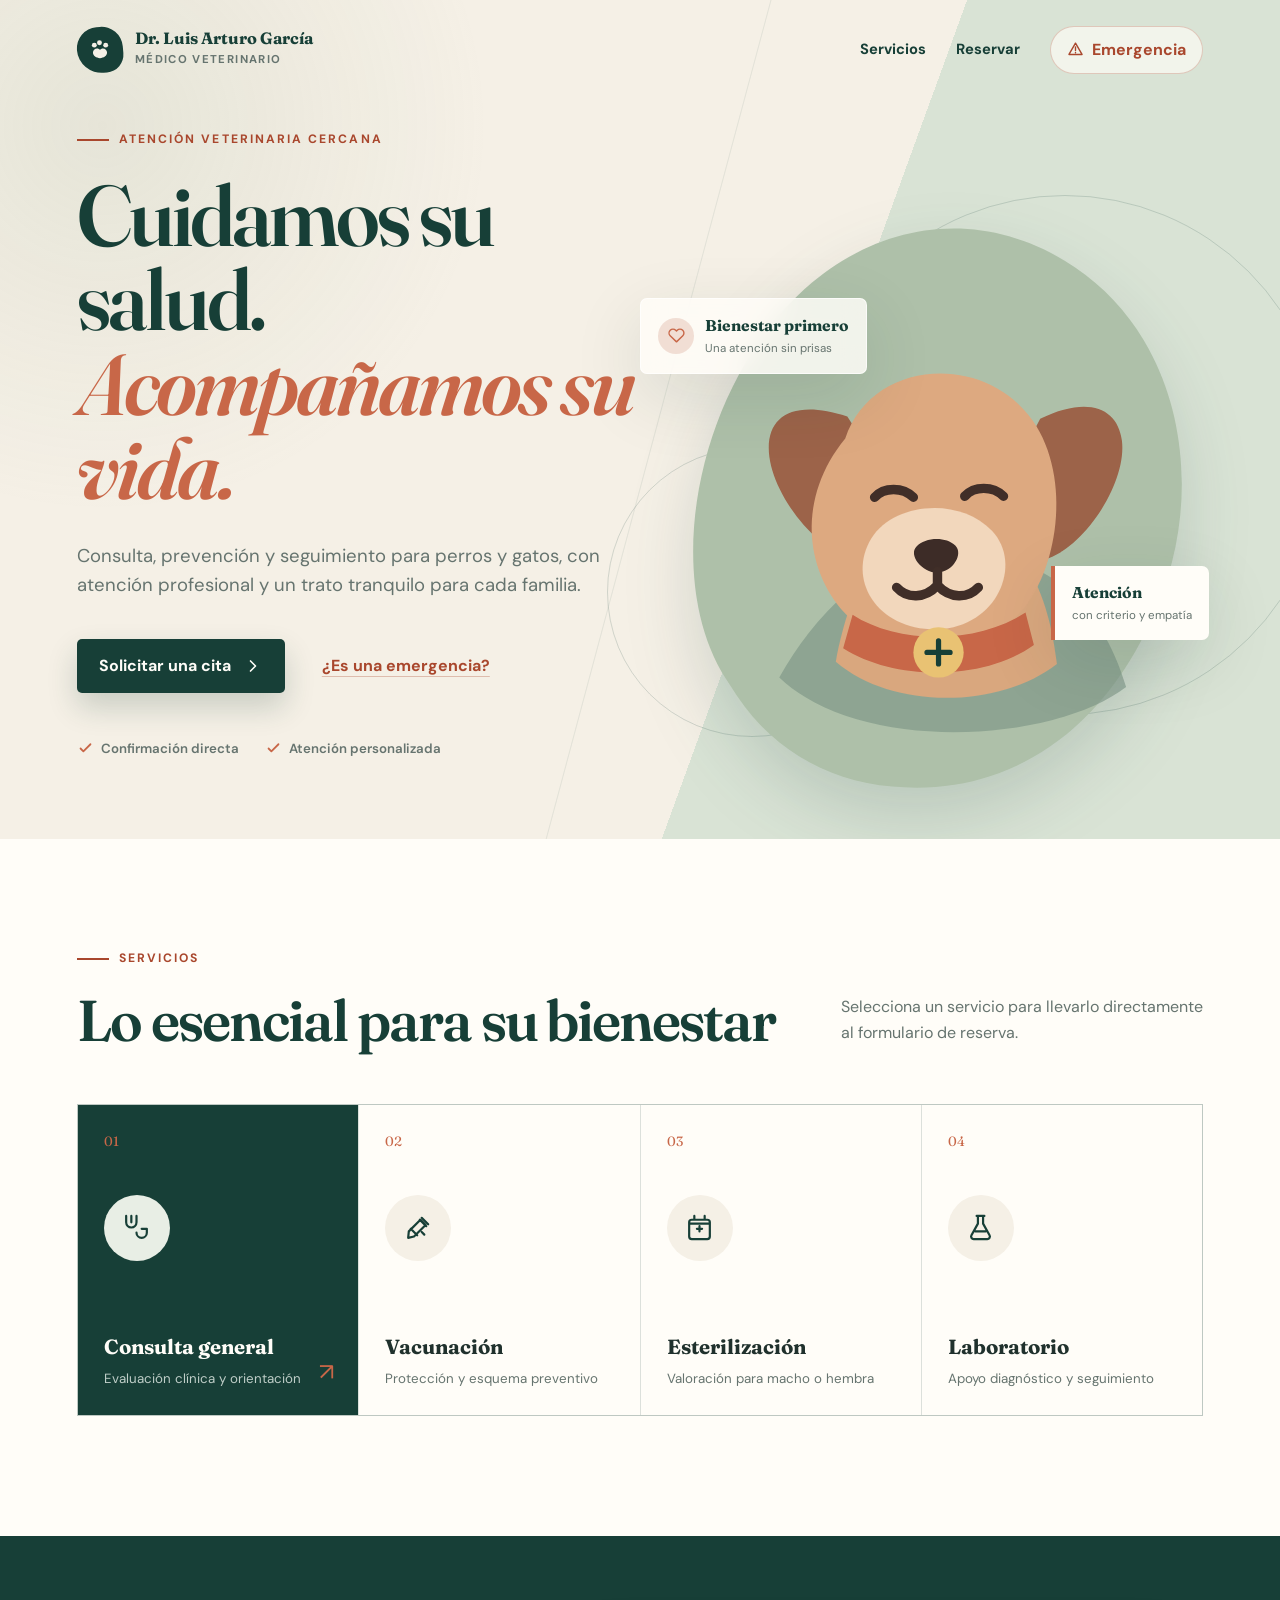
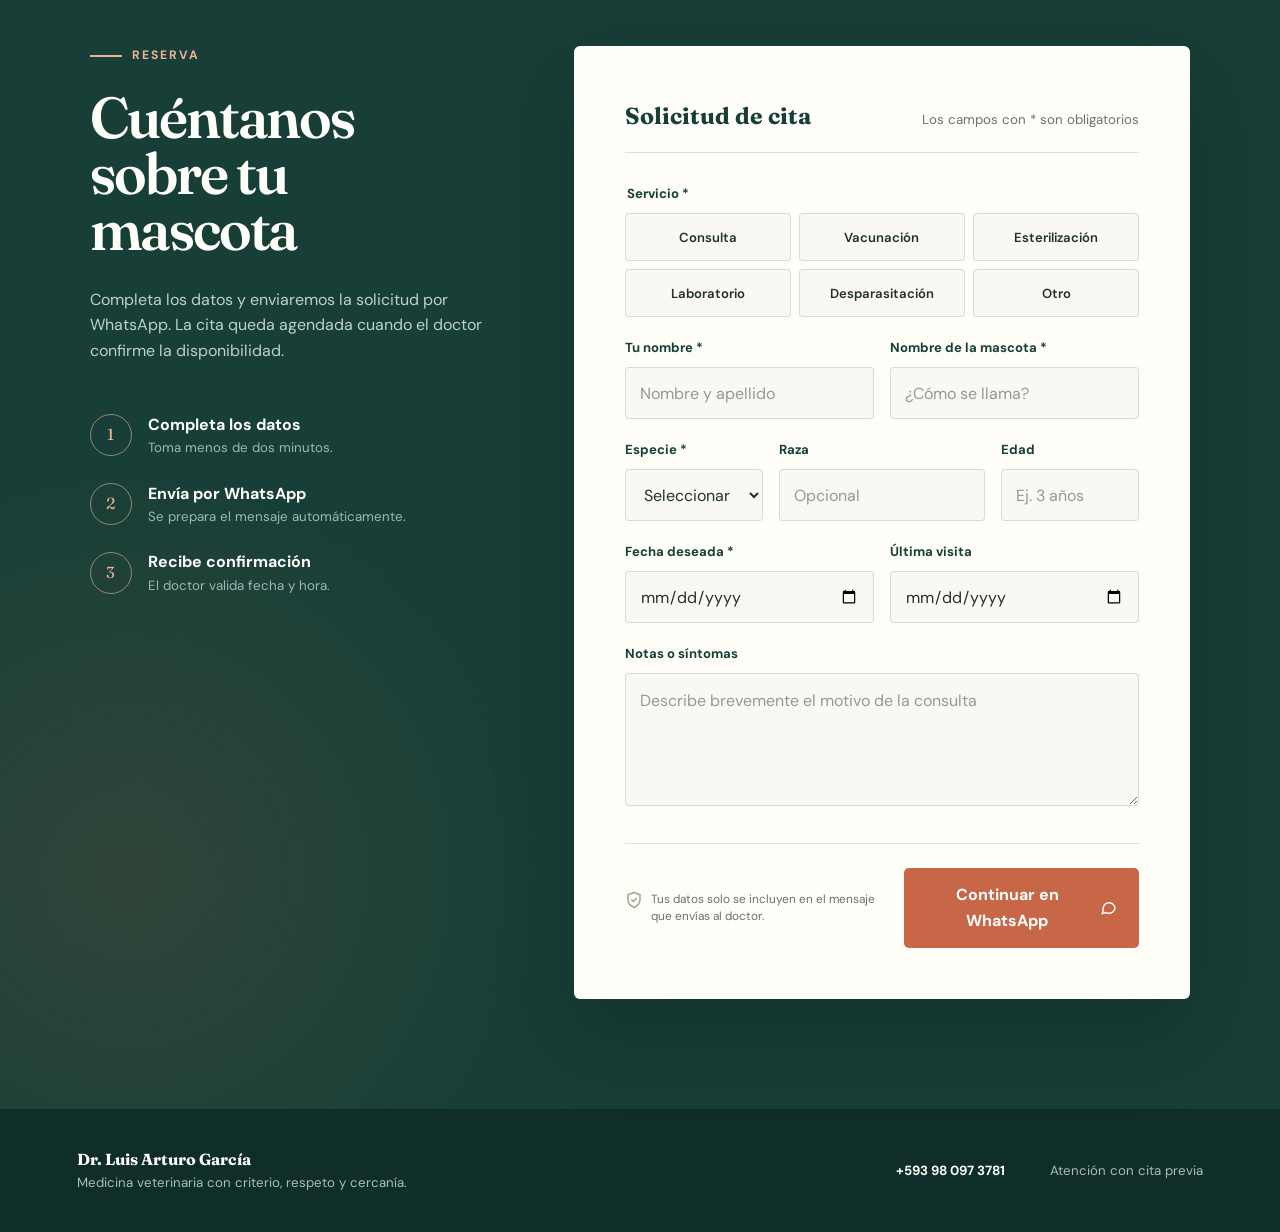
<file: index.html>
<!doctype html>
<html lang="es">
  <head>
    <meta charset="UTF-8" />
    <meta name="viewport" content="width=device-width, initial-scale=1" />
    <meta
      name="description"
      content="Solicita una cita veterinaria con el Dr. Luis Arturo García de forma rápida y directa por WhatsApp."
    />
    <meta name="theme-color" content="#173f37" />
    <title>Dr. Luis Arturo García | Medicina Veterinaria</title>
    <link rel="preconnect" href="https://fonts.googleapis.com" />
    <link rel="preconnect" href="https://fonts.gstatic.com" crossorigin />
    <link
      href="https://fonts.googleapis.com/css2?family=DM+Sans:wght@400;500;600;700&family=Fraunces:opsz,wght@9..144,600;9..144,700&display=swap"
      rel="stylesheet"
    />
    <link rel="stylesheet" href="styles.css" />
  </head>
  <body>
    <a class="skip-link" href="#reserva">Ir al formulario de reserva</a>

    <header class="site-header">
      <a class="brand" href="#inicio" aria-label="Ir al inicio">
        <span class="brand-mark" aria-hidden="true">
          <svg viewBox="0 0 48 48" role="img">
            <path d="M24 39c-6.8 0-13-4.2-13-10.2 0-4.5 3.4-7.6 7.6-7.6 2.2 0 4.2 1 5.4 2.6 1.2-1.6 3.2-2.6 5.4-2.6 4.2 0 7.6 3.1 7.6 7.6C37 34.8 30.8 39 24 39Z" />
            <circle cx="13.5" cy="15" r="4.5" />
            <circle cx="23" cy="10.5" r="4.5" />
            <circle cx="34.5" cy="15" r="4.5" />
          </svg>
        </span>
        <span>
          <strong>Dr. Luis Arturo García</strong>
          <small>Médico Veterinario</small>
        </span>
      </a>

      <nav aria-label="Navegación principal">
        <a href="#servicios">Servicios</a>
        <a href="#reserva">Reservar</a>
        <button class="header-emergency" type="button" data-open-emergency>
          <svg viewBox="0 0 24 24" aria-hidden="true">
            <path d="M12 3 2.8 19h18.4L12 3Zm0 5.5v5m0 2.5v.5" />
          </svg>
          Emergencia
        </button>
      </nav>
    </header>

    <main id="inicio">
      <section class="hero" aria-labelledby="hero-title">
        <div class="hero-copy reveal">
          <p class="eyebrow"><span></span> Atención veterinaria cercana</p>
          <h1 id="hero-title">Cuidamos su salud.<br /><em>Acompañamos su vida.</em></h1>
          <p class="hero-intro">
            Consulta, prevención y seguimiento para perros y gatos, con atención profesional y un trato tranquilo para cada familia.
          </p>
          <div class="hero-actions">
            <a class="button button-primary" href="#reserva">
              Solicitar una cita
              <svg viewBox="0 0 24 24" aria-hidden="true"><path d="m9 18 6-6-6-6" /></svg>
            </a>
            <button class="button button-quiet" type="button" data-open-emergency>
              ¿Es una emergencia?
            </button>
          </div>
          <div class="trust-line" aria-label="Información del servicio">
            <span>
              <svg viewBox="0 0 24 24" aria-hidden="true"><path d="m5 12 4 4L19 6" /></svg>
              Confirmación directa
            </span>
            <span>
              <svg viewBox="0 0 24 24" aria-hidden="true"><path d="m5 12 4 4L19 6" /></svg>
              Atención personalizada
            </span>
          </div>
        </div>

        <div class="hero-art reveal" aria-hidden="true">
          <div class="art-orbit orbit-one"></div>
          <div class="art-orbit orbit-two"></div>
          <div class="pet-portrait">
            <svg viewBox="0 0 520 620">
              <path class="portrait-bg" d="M72 497C18 421 27 283 94 178 164 69 284 28 391 92c109 65 139 211 88 332-50 119-143 180-252 170-66-6-120-39-155-97Z" />
              <path class="dog-shadow" d="M119 490c49-85 109-125 180-120 73 4 127 47 151 129-69 53-253 65-331-9Z" />
              <path class="dog-body" d="M173 475c15-78 41-119 87-130 62-15 112 26 124 132-54 42-156 45-211-2Z" />
              <path class="dog-ear" d="M184 241c-49-16-75-2-75 30 0 44 51 105 87 107 15-34 14-100-12-137Zm184 2c45-22 74-11 78 21 5 42-39 107-77 114-18-33-24-96-1-135Z" />
              <path class="dog-head" d="M182 262c25-76 133-83 179-17 38 55 24 145-13 184-42 44-122 47-166 0-39-42-46-111 0-167Z" />
              <path class="dog-muzzle" d="M207 357c21-34 84-40 115-7 30 32 5 92-52 94-58 1-87-48-63-87Z" />
              <path class="dog-eye" d="M210 318c9-10 27-10 37 0m49-1c9-10 27-10 37 0" />
              <path class="dog-nose" d="M250 365c8-9 28-10 37-1 8 8-2 25-17 26-15 0-28-17-20-25Z" />
              <path class="dog-smile" d="M270 389v13m0 0c-12 13-29 13-39 2m39-2c12 13 29 13 39 2" />
              <path class="collar" d="M189 430c43 28 118 29 165-2l8 31c-47 34-132 35-182 3l9-32Z" />
              <circle class="tag" cx="271" cy="466" r="24" />
              <path class="tag-mark" d="M271 455v22m-11-11h22" />
            </svg>
          </div>
          <div class="floating-note note-care">
            <span class="note-icon">
              <svg viewBox="0 0 24 24" aria-hidden="true"><path d="M20.8 4.6a5.5 5.5 0 0 0-7.8 0L12 5.7l-1.1-1.1a5.5 5.5 0 0 0-7.8 7.8l1.1 1.1L12 21l7.8-7.5 1.1-1.1a5.5 5.5 0 0 0-.1-7.8Z" /></svg>
            </span>
            <span><strong>Bienestar primero</strong><small>Una atención sin prisas</small></span>
          </div>
          <div class="floating-note note-experience">
            <strong>Atención</strong>
            <small>con criterio y empatía</small>
          </div>
        </div>
      </section>

      <section class="services-section" id="servicios" aria-labelledby="services-title">
        <div class="section-heading reveal">
          <div>
            <p class="eyebrow"><span></span> Servicios</p>
            <h2 id="services-title">Lo esencial para su bienestar</h2>
          </div>
          <p>Selecciona un servicio para llevarlo directamente al formulario de reserva.</p>
        </div>

        <div class="service-list reveal">
          <button class="service-card featured" type="button" data-service="Consulta general">
            <span class="service-number">01</span>
            <span class="service-icon">
              <svg viewBox="0 0 24 24" aria-hidden="true"><path d="M4 3v5a4 4 0 0 0 8 0V3M8 3v5m4 8a4 4 0 0 0 8 0v-3m-4 0h4" /></svg>
            </span>
            <span class="service-copy"><strong>Consulta general</strong><small>Evaluación clínica y orientación</small></span>
            <span class="service-arrow">↗</span>
          </button>
          <button class="service-card" type="button" data-service="Vacunación">
            <span class="service-number">02</span>
            <span class="service-icon">
              <svg viewBox="0 0 24 24" aria-hidden="true"><path d="m14.5 4.5 5 5M13 6l5 5M4 20l4.5-1 9-9-4-4-9 9L4 20Zm10.5-4.5 2 2M6 13l5 5" /></svg>
            </span>
            <span class="service-copy"><strong>Vacunación</strong><small>Protección y esquema preventivo</small></span>
            <span class="service-arrow">↗</span>
          </button>
          <button class="service-card" type="button" data-service="Esterilización">
            <span class="service-number">03</span>
            <span class="service-icon">
              <svg viewBox="0 0 24 24" aria-hidden="true"><path d="M8 3v3m8-3v3M5 9h14M6 6h12a2 2 0 0 1 2 2v11a2 2 0 0 1-2 2H6a2 2 0 0 1-2-2V8a2 2 0 0 1 2-2Zm4 7h4m-2-2v4" /></svg>
            </span>
            <span class="service-copy"><strong>Esterilización</strong><small>Valoración para macho o hembra</small></span>
            <span class="service-arrow">↗</span>
          </button>
          <button class="service-card" type="button" data-service="Exámenes de laboratorio">
            <span class="service-number">04</span>
            <span class="service-icon">
              <svg viewBox="0 0 24 24" aria-hidden="true"><path d="M9 3h6m-5 0v6l-5 9a2 2 0 0 0 1.8 3h10.4a2 2 0 0 0 1.8-3l-5-9V3M8 15h8" /></svg>
            </span>
            <span class="service-copy"><strong>Laboratorio</strong><small>Apoyo diagnóstico y seguimiento</small></span>
            <span class="service-arrow">↗</span>
          </button>
        </div>
      </section>

      <section class="booking-section" id="reserva" aria-labelledby="booking-title">
        <div class="booking-intro reveal">
          <p class="eyebrow light"><span></span> Reserva</p>
          <h2 id="booking-title">Cuéntanos sobre tu mascota</h2>
          <p>Completa los datos y enviaremos la solicitud por WhatsApp. La cita queda agendada cuando el doctor confirme la disponibilidad.</p>
          <div class="booking-steps">
            <div><span>1</span><p><strong>Completa los datos</strong><small>Toma menos de dos minutos.</small></p></div>
            <div><span>2</span><p><strong>Envía por WhatsApp</strong><small>Se prepara el mensaje automáticamente.</small></p></div>
            <div><span>3</span><p><strong>Recibe confirmación</strong><small>El doctor valida fecha y hora.</small></p></div>
          </div>
        </div>

        <form class="booking-form reveal" id="bookingForm" novalidate>
          <div class="form-heading">
            <span>Solicitud de cita</span>
            <small>Los campos con * son obligatorios</small>
          </div>

          <fieldset class="service-selector">
            <legend>Servicio *</legend>
            <div class="radio-grid">
              <label><input type="radio" name="service" value="Consulta general" required /><span>Consulta</span></label>
              <label><input type="radio" name="service" value="Vacunación" /><span>Vacunación</span></label>
              <label><input type="radio" name="service" value="Esterilización" /><span>Esterilización</span></label>
              <label><input type="radio" name="service" value="Exámenes de laboratorio" /><span>Laboratorio</span></label>
              <label><input type="radio" name="service" value="Desparasitación" /><span>Desparasitación</span></label>
              <label><input type="radio" name="service" value="Otro servicio" /><span>Otro</span></label>
            </div>
            <p class="field-error" id="serviceError">Selecciona un servicio.</p>
          </fieldset>

          <div class="field-row">
            <label class="field">
              <span>Tu nombre *</span>
              <input name="ownerName" type="text" autocomplete="name" placeholder="Nombre y apellido" required />
              <small class="field-error">Ingresa tu nombre.</small>
            </label>
            <label class="field">
              <span>Nombre de la mascota *</span>
              <input name="petName" type="text" placeholder="¿Cómo se llama?" required />
              <small class="field-error">Ingresa el nombre de tu mascota.</small>
            </label>
          </div>

          <div class="field-row field-row-three">
            <label class="field">
              <span>Especie *</span>
              <select name="species" required>
                <option value="">Seleccionar</option>
                <option>Perro</option>
                <option>Gato</option>
                <option>Otra</option>
              </select>
              <small class="field-error">Selecciona la especie.</small>
            </label>
            <label class="field">
              <span>Raza</span>
              <input name="breed" type="text" placeholder="Opcional" />
            </label>
            <label class="field">
              <span>Edad</span>
              <input name="petAge" type="text" placeholder="Ej. 3 años" />
            </label>
          </div>

          <div class="field-row">
            <label class="field">
              <span>Fecha deseada *</span>
              <input name="visitDate" type="date" required />
              <small class="field-error">Elige una fecha válida.</small>
            </label>
            <label class="field">
              <span>Última visita</span>
              <input name="lastVisit" type="date" />
            </label>
          </div>

          <label class="field">
            <span>Notas o síntomas</span>
            <textarea name="notes" rows="4" placeholder="Describe brevemente el motivo de la consulta"></textarea>
          </label>

          <div class="form-footer">
            <p>
              <svg viewBox="0 0 24 24" aria-hidden="true"><path d="M12 22s8-4 8-10V5l-8-3-8 3v7c0 6 8 10 8 10Zm-3-10 2 2 4-4" /></svg>
              Tus datos solo se incluyen en el mensaje que envías al doctor.
            </p>
            <button class="button submit-button" type="submit">
              <span>Continuar en WhatsApp</span>
              <svg viewBox="0 0 24 24" aria-hidden="true"><path d="M21 11.5a8.4 8.4 0 0 1-9 8.5 9.5 9.5 0 0 1-4-1l-5 1.5L4.5 16a8.5 8.5 0 1 1 16.5-4.5Z" /></svg>
            </button>
          </div>
        </form>
      </section>
    </main>

    <footer>
      <div class="footer-brand">
        <strong>Dr. Luis Arturo García</strong>
        <span>Medicina veterinaria con criterio, respeto y cercanía.</span>
      </div>
      <a href="tel:+593980973781">+593 98 097 3781</a>
      <span>Atención con cita previa</span>
    </footer>

    <dialog class="emergency-modal" id="emergencyModal" aria-labelledby="emergencyTitle">
      <button class="modal-close" type="button" data-close-emergency aria-label="Cerrar ventana">
        <svg viewBox="0 0 24 24" aria-hidden="true"><path d="m6 6 12 12M18 6 6 18" /></svg>
      </button>
      <div class="emergency-badge" aria-hidden="true">
        <svg viewBox="0 0 24 24"><path d="M12 3 2.8 19h18.4L12 3Zm0 5.5v5m0 2.5v.5" /></svg>
      </div>
      <p class="modal-kicker">Atención inmediata</p>
      <h2 id="emergencyTitle">¿Tu mascota presenta una emergencia?</h2>
      <p class="modal-intro">No completes el formulario si observas uno o más de estos signos:</p>
      <ul class="symptom-list">
        <li>Dificultad severa para respirar</li>
        <li>Convulsiones o pérdida de conciencia</li>
        <li>Sangrado abundante</li>
        <li>Atropello o golpe fuerte</li>
        <li>Ingesta de veneno o tóxicos</li>
        <li>Hinchazón abdominal repentina</li>
      </ul>
      <div class="emergency-actions">
        <a class="button emergency-call" href="tel:+593980973781">
          <svg viewBox="0 0 24 24" aria-hidden="true"><path d="M22 16.9v3a2 2 0 0 1-2.2 2 19.8 19.8 0 0 1-8.6-3.1 19.5 19.5 0 0 1-6-6A19.8 19.8 0 0 1 2.1 4.2 2 2 0 0 1 4.1 2h3a2 2 0 0 1 2 1.7c.1 1 .4 2 .7 2.8a2 2 0 0 1-.4 2.1L8.1 9.9a16 16 0 0 0 6 6l1.3-1.3a2 2 0 0 1 2.1-.4c.9.3 1.8.6 2.8.7a2 2 0 0 1 1.7 2Z" /></svg>
          Llamar ahora
        </a>
        <a class="button emergency-whatsapp" href="https://wa.me/593980973781?text=EMERGENCIA%20VETERINARIA%3A%20Necesito%20ayuda%20inmediata." target="_blank" rel="noopener">
          Enviar mensaje urgente
        </a>
      </div>
      <button class="not-urgent" type="button" data-close-emergency>No es urgente, volver a la reserva</button>
    </dialog>

    <div class="toast" id="toast" role="status" aria-live="polite"></div>
    <script src="script.js"></script>
  </body>
</html>
</file>
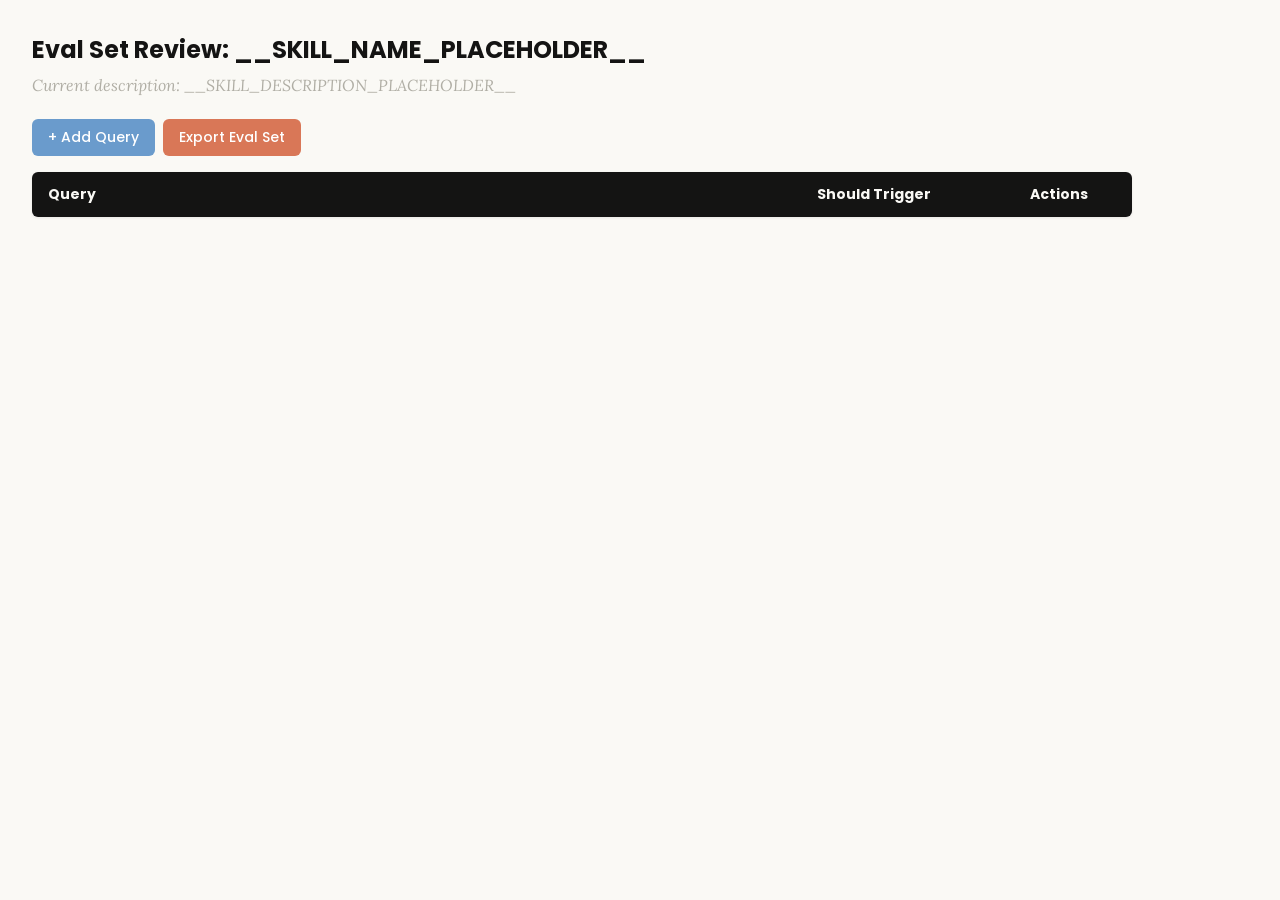
<file: .claude/skills/skill-creator/assets/eval_review.html>
<!DOCTYPE html>
<html lang="en">
<head>
  <meta charset="UTF-8">
  <meta name="viewport" content="width=device-width, initial-scale=1.0">
  <title>Eval Set Review - __SKILL_NAME_PLACEHOLDER__</title>
  <link rel="preconnect" href="https://fonts.googleapis.com">
  <link rel="preconnect" href="https://fonts.gstatic.com" crossorigin>
  <link href="https://fonts.googleapis.com/css2?family=Poppins:wght@500;600&family=Lora:wght@400;500&display=swap" rel="stylesheet">
  <style>
    * { box-sizing: border-box; margin: 0; padding: 0; }
    body { font-family: 'Lora', Georgia, serif; background: #faf9f5; padding: 2rem; color: #141413; }
    h1 { font-family: 'Poppins', sans-serif; margin-bottom: 0.5rem; font-size: 1.5rem; }
    .description { color: #b0aea5; margin-bottom: 1.5rem; font-style: italic; max-width: 900px; }
    .controls { margin-bottom: 1rem; display: flex; gap: 0.5rem; }
    .btn { font-family: 'Poppins', sans-serif; padding: 0.5rem 1rem; border: none; border-radius: 6px; cursor: pointer; font-size: 0.875rem; font-weight: 500; }
    .btn-add { background: #6a9bcc; color: white; }
    .btn-add:hover { background: #5889b8; }
    .btn-export { background: #d97757; color: white; }
    .btn-export:hover { background: #c4613f; }
    table { width: 100%; max-width: 1100px; border-collapse: collapse; background: white; border-radius: 6px; overflow: hidden; box-shadow: 0 1px 3px rgba(0,0,0,0.08); }
    th { font-family: 'Poppins', sans-serif; background: #141413; color: #faf9f5; padding: 0.75rem 1rem; text-align: left; font-size: 0.875rem; }
    td { padding: 0.75rem 1rem; border-bottom: 1px solid #e8e6dc; vertical-align: top; }
    tr:nth-child(even) td { background: #faf9f5; }
    tr:hover td { background: #f3f1ea; }
    .section-header td { background: #e8e6dc; font-family: 'Poppins', sans-serif; font-weight: 500; font-size: 0.8rem; color: #141413; text-transform: uppercase; letter-spacing: 0.05em; }
    .query-input { width: 100%; padding: 0.4rem; border: 1px solid #e8e6dc; border-radius: 4px; font-size: 0.875rem; font-family: 'Lora', Georgia, serif; resize: vertical; min-height: 60px; }
    .query-input:focus { outline: none; border-color: #d97757; box-shadow: 0 0 0 2px rgba(217,119,87,0.15); }
    .toggle { position: relative; display: inline-block; width: 44px; height: 24px; }
    .toggle input { opacity: 0; width: 0; height: 0; }
    .toggle .slider { position: absolute; inset: 0; background: #b0aea5; border-radius: 24px; cursor: pointer; transition: 0.2s; }
    .toggle .slider::before { content: ""; position: absolute; width: 18px; height: 18px; left: 3px; bottom: 3px; background: white; border-radius: 50%; transition: 0.2s; }
    .toggle input:checked + .slider { background: #d97757; }
    .toggle input:checked + .slider::before { transform: translateX(20px); }
    .btn-delete { background: #c44; color: white; padding: 0.3rem 0.6rem; border: none; border-radius: 4px; cursor: pointer; font-size: 0.75rem; font-family: 'Poppins', sans-serif; }
    .btn-delete:hover { background: #a33; }
    .summary { margin-top: 1rem; color: #b0aea5; font-size: 0.875rem; }
  </style>
</head>
<body>
  <h1>Eval Set Review: <span id="skill-name">__SKILL_NAME_PLACEHOLDER__</span></h1>
  <p class="description">Current description: <span id="skill-desc">__SKILL_DESCRIPTION_PLACEHOLDER__</span></p>

  <div class="controls">
    <button class="btn btn-add" onclick="addRow()">+ Add Query</button>
    <button class="btn btn-export" onclick="exportEvalSet()">Export Eval Set</button>
  </div>

  <table>
    <thead>
      <tr>
        <th style="width:65%">Query</th>
        <th style="width:18%">Should Trigger</th>
        <th style="width:10%">Actions</th>
      </tr>
    </thead>
    <tbody id="eval-body"></tbody>
  </table>

  <p class="summary" id="summary"></p>

  <script>
    const EVAL_DATA = __EVAL_DATA_PLACEHOLDER__;

    let evalItems = [...EVAL_DATA];

    function render() {
      const tbody = document.getElementById('eval-body');
      tbody.innerHTML = '';

      // Sort: should-trigger first, then should-not-trigger
      const sorted = evalItems
        .map((item, origIdx) => ({ ...item, origIdx }))
        .sort((a, b) => (b.should_trigger ? 1 : 0) - (a.should_trigger ? 1 : 0));

      let lastGroup = null;
      sorted.forEach(item => {
        const group = item.should_trigger ? 'trigger' : 'no-trigger';
        if (group !== lastGroup) {
          const headerRow = document.createElement('tr');
          headerRow.className = 'section-header';
          headerRow.innerHTML = `<td colspan="3">${item.should_trigger ? 'Should Trigger' : 'Should NOT Trigger'}</td>`;
          tbody.appendChild(headerRow);
          lastGroup = group;
        }

        const idx = item.origIdx;
        const tr = document.createElement('tr');
        tr.innerHTML = `
          <td><textarea class="query-input" onchange="updateQuery(${idx}, this.value)">${escapeHtml(item.query)}</textarea></td>
          <td>
            <label class="toggle">
              <input type="checkbox" ${item.should_trigger ? 'checked' : ''} onchange="updateTrigger(${idx}, this.checked)">
              <span class="slider"></span>
            </label>
            <span style="margin-left:8px;font-size:0.8rem;color:#b0aea5">${item.should_trigger ? 'Yes' : 'No'}</span>
          </td>
          <td><button class="btn-delete" onclick="deleteRow(${idx})">Delete</button></td>
        `;
        tbody.appendChild(tr);
      });
      updateSummary();
    }

    function escapeHtml(text) {
      const div = document.createElement('div');
      div.textContent = text;
      return div.innerHTML;
    }

    function updateQuery(idx, value) { evalItems[idx].query = value; updateSummary(); }
    function updateTrigger(idx, value) { evalItems[idx].should_trigger = value; render(); }
    function deleteRow(idx) { evalItems.splice(idx, 1); render(); }

    function addRow() {
      evalItems.push({ query: '', should_trigger: true });
      render();
      const inputs = document.querySelectorAll('.query-input');
      inputs[inputs.length - 1].focus();
    }

    function updateSummary() {
      const trigger = evalItems.filter(i => i.should_trigger).length;
      const noTrigger = evalItems.filter(i => !i.should_trigger).length;
      document.getElementById('summary').textContent =
        `${evalItems.length} queries total: ${trigger} should trigger, ${noTrigger} should not trigger`;
    }

    function exportEvalSet() {
      const valid = evalItems.filter(i => i.query.trim() !== '');
      const data = valid.map(i => ({ query: i.query.trim(), should_trigger: i.should_trigger }));
      const blob = new Blob([JSON.stringify(data, null, 2)], { type: 'application/json' });
      const url = URL.createObjectURL(blob);
      const a = document.createElement('a');
      a.href = url;
      a.download = 'eval_set.json';
      document.body.appendChild(a);
      a.click();
      document.body.removeChild(a);
      URL.revokeObjectURL(url);
    }

    render();
  </script>
</body>
</html>
</file>
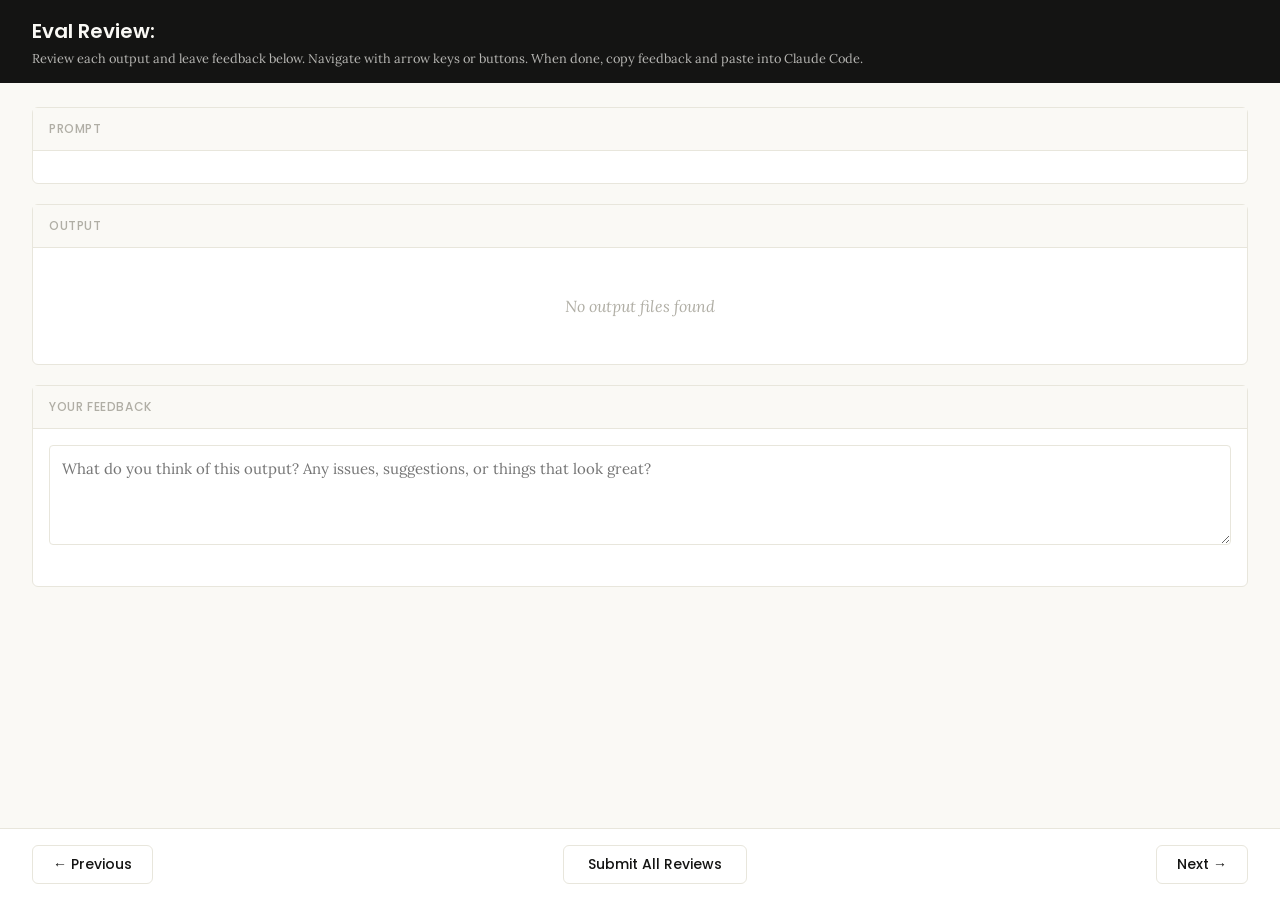
<file: .claude/skills/skill-creator/eval-viewer/viewer.html>
<!DOCTYPE html>
<html lang="en">
<head>
  <meta charset="UTF-8">
  <meta name="viewport" content="width=device-width, initial-scale=1.0">
  <title>Eval Review</title>
  <link rel="preconnect" href="https://fonts.googleapis.com">
  <link rel="preconnect" href="https://fonts.gstatic.com" crossorigin>
  <link href="https://fonts.googleapis.com/css2?family=Poppins:wght@500;600&family=Lora:wght@400;500&display=swap" rel="stylesheet">
  <script src="https://cdn.sheetjs.com/xlsx-0.20.3/package/dist/xlsx.full.min.js" integrity="sha384-EnyY0/GSHQGSxSgMwaIPzSESbqoOLSexfnSMN2AP+39Ckmn92stwABZynq1JyzdT" crossorigin="anonymous"></script>
  <style>
    :root {
      --bg: #faf9f5;
      --surface: #ffffff;
      --border: #e8e6dc;
      --text: #141413;
      --text-muted: #b0aea5;
      --accent: #d97757;
      --accent-hover: #c4613f;
      --green: #788c5d;
      --green-bg: #eef2e8;
      --red: #c44;
      --red-bg: #fceaea;
      --header-bg: #141413;
      --header-text: #faf9f5;
      --radius: 6px;
    }

    * { box-sizing: border-box; margin: 0; padding: 0; }

    body {
      font-family: 'Lora', Georgia, serif;
      background: var(--bg);
      color: var(--text);
      height: 100vh;
      display: flex;
      flex-direction: column;
    }

    /* ---- Header ---- */
    .header {
      background: var(--header-bg);
      color: var(--header-text);
      padding: 1rem 2rem;
      display: flex;
      justify-content: space-between;
      align-items: center;
      flex-shrink: 0;
    }
    .header h1 {
      font-family: 'Poppins', sans-serif;
      font-size: 1.25rem;
      font-weight: 600;
    }
    .header .instructions {
      font-size: 0.8rem;
      opacity: 0.7;
      margin-top: 0.25rem;
    }
    .header .progress {
      font-size: 0.875rem;
      opacity: 0.8;
      text-align: right;
    }

    /* ---- Main content ---- */
    .main {
      flex: 1;
      overflow-y: auto;
      padding: 1.5rem 2rem;
      display: flex;
      flex-direction: column;
      gap: 1.25rem;
    }

    /* ---- Sections ---- */
    .section {
      background: var(--surface);
      border: 1px solid var(--border);
      border-radius: var(--radius);
      flex-shrink: 0;
    }
    .section-header {
      font-family: 'Poppins', sans-serif;
      padding: 0.75rem 1rem;
      font-size: 0.75rem;
      font-weight: 500;
      text-transform: uppercase;
      letter-spacing: 0.05em;
      color: var(--text-muted);
      border-bottom: 1px solid var(--border);
      background: var(--bg);
    }
    .section-body {
      padding: 1rem;
    }

    /* ---- Config badge ---- */
    .config-badge {
      display: inline-block;
      padding: 0.2rem 0.625rem;
      border-radius: 9999px;
      font-family: 'Poppins', sans-serif;
      font-size: 0.6875rem;
      font-weight: 600;
      text-transform: uppercase;
      letter-spacing: 0.03em;
      margin-left: 0.75rem;
      vertical-align: middle;
    }
    .config-badge.config-primary {
      background: rgba(33, 150, 243, 0.12);
      color: #1976d2;
    }
    .config-badge.config-baseline {
      background: rgba(255, 193, 7, 0.15);
      color: #f57f17;
    }

    /* ---- Prompt ---- */
    .prompt-text {
      white-space: pre-wrap;
      font-size: 0.9375rem;
      line-height: 1.6;
    }

    /* ---- Outputs ---- */
    .output-file {
      border: 1px solid var(--border);
      border-radius: var(--radius);
      overflow: hidden;
    }
    .output-file + .output-file {
      margin-top: 1rem;
    }
    .output-file-header {
      padding: 0.5rem 0.75rem;
      font-size: 0.8rem;
      font-weight: 600;
      color: var(--text-muted);
      background: var(--bg);
      border-bottom: 1px solid var(--border);
      font-family: 'SF Mono', SFMono-Regular, Consolas, 'Liberation Mono', Menlo, monospace;
      display: flex;
      justify-content: space-between;
      align-items: center;
    }
    .output-file-header .dl-btn {
      font-size: 0.7rem;
      color: var(--accent);
      text-decoration: none;
      cursor: pointer;
      font-family: -apple-system, BlinkMacSystemFont, 'Segoe UI', sans-serif;
      font-weight: 500;
      opacity: 0.8;
    }
    .output-file-header .dl-btn:hover {
      opacity: 1;
      text-decoration: underline;
    }
    .output-file-content {
      padding: 0.75rem;
      overflow-x: auto;
    }
    .output-file-content pre {
      font-size: 0.8125rem;
      line-height: 1.5;
      white-space: pre-wrap;
      word-break: break-word;
      font-family: 'SF Mono', SFMono-Regular, Consolas, 'Liberation Mono', Menlo, monospace;
    }
    .output-file-content img {
      max-width: 100%;
      height: auto;
      border-radius: 4px;
    }
    .output-file-content iframe {
      width: 100%;
      height: 600px;
      border: none;
    }
    .output-file-content table {
      border-collapse: collapse;
      font-size: 0.8125rem;
      width: 100%;
    }
    .output-file-content table td,
    .output-file-content table th {
      border: 1px solid var(--border);
      padding: 0.375rem 0.5rem;
      text-align: left;
    }
    .output-file-content table th {
      background: var(--bg);
      font-weight: 600;
    }
    .output-file-content .download-link {
      display: inline-flex;
      align-items: center;
      gap: 0.5rem;
      padding: 0.5rem 1rem;
      background: var(--bg);
      border: 1px solid var(--border);
      border-radius: 4px;
      color: var(--accent);
      text-decoration: none;
      font-size: 0.875rem;
      cursor: pointer;
    }
    .output-file-content .download-link:hover {
      background: var(--border);
    }
    .empty-state {
      color: var(--text-muted);
      font-style: italic;
      padding: 2rem;
      text-align: center;
    }

    /* ---- Feedback ---- */
    .prev-feedback {
      background: var(--bg);
      border: 1px solid var(--border);
      border-radius: 4px;
      padding: 0.625rem 0.75rem;
      margin-top: 0.75rem;
      font-size: 0.8125rem;
      color: var(--text-muted);
      line-height: 1.5;
    }
    .prev-feedback-label {
      font-size: 0.7rem;
      font-weight: 600;
      text-transform: uppercase;
      letter-spacing: 0.04em;
      margin-bottom: 0.25rem;
      color: var(--text-muted);
    }
    .feedback-textarea {
      width: 100%;
      min-height: 100px;
      padding: 0.75rem;
      border: 1px solid var(--border);
      border-radius: 4px;
      font-family: inherit;
      font-size: 0.9375rem;
      line-height: 1.5;
      resize: vertical;
      color: var(--text);
    }
    .feedback-textarea:focus {
      outline: none;
      border-color: var(--accent);
      box-shadow: 0 0 0 3px rgba(37, 99, 235, 0.1);
    }
    .feedback-status {
      font-size: 0.75rem;
      color: var(--text-muted);
      margin-top: 0.5rem;
      min-height: 1.1em;
    }

    /* ---- Grades (collapsible) ---- */
    .grades-toggle {
      display: flex;
      align-items: center;
      cursor: pointer;
      user-select: none;
    }
    .grades-toggle:hover {
      color: var(--accent);
    }
    .grades-toggle .arrow {
      margin-right: 0.5rem;
      transition: transform 0.15s;
      font-size: 0.75rem;
    }
    .grades-toggle .arrow.open {
      transform: rotate(90deg);
    }
    .grades-content {
      display: none;
      margin-top: 0.75rem;
    }
    .grades-content.open {
      display: block;
    }
    .grades-summary {
      font-size: 0.875rem;
      margin-bottom: 0.75rem;
      display: flex;
      align-items: center;
      gap: 0.5rem;
    }
    .grade-badge {
      display: inline-block;
      padding: 0.125rem 0.5rem;
      border-radius: 9999px;
      font-size: 0.75rem;
      font-weight: 600;
    }
    .grade-pass { background: var(--green-bg); color: var(--green); }
    .grade-fail { background: var(--red-bg); color: var(--red); }
    .assertion-list {
      list-style: none;
    }
    .assertion-item {
      padding: 0.625rem 0;
      border-bottom: 1px solid var(--border);
      font-size: 0.8125rem;
    }
    .assertion-item:last-child { border-bottom: none; }
    .assertion-status {
      font-weight: 600;
      margin-right: 0.5rem;
    }
    .assertion-status.pass { color: var(--green); }
    .assertion-status.fail { color: var(--red); }
    .assertion-evidence {
      color: var(--text-muted);
      font-size: 0.75rem;
      margin-top: 0.25rem;
      padding-left: 1.5rem;
    }

    /* ---- View tabs ---- */
    .view-tabs {
      display: flex;
      gap: 0;
      padding: 0 2rem;
      background: var(--bg);
      border-bottom: 1px solid var(--border);
      flex-shrink: 0;
    }
    .view-tab {
      font-family: 'Poppins', sans-serif;
      padding: 0.625rem 1.25rem;
      font-size: 0.8125rem;
      font-weight: 500;
      cursor: pointer;
      border: none;
      background: none;
      color: var(--text-muted);
      border-bottom: 2px solid transparent;
      transition: all 0.15s;
    }
    .view-tab:hover { color: var(--text); }
    .view-tab.active {
      color: var(--accent);
      border-bottom-color: var(--accent);
    }
    .view-panel { display: none; }
    .view-panel.active { display: flex; flex-direction: column; flex: 1; overflow: hidden; }

    /* ---- Benchmark view ---- */
    .benchmark-view {
      padding: 1.5rem 2rem;
      overflow-y: auto;
      flex: 1;
    }
    .benchmark-table {
      border-collapse: collapse;
      background: var(--surface);
      border: 1px solid var(--border);
      border-radius: var(--radius);
      font-size: 0.8125rem;
      width: 100%;
      margin-bottom: 1.5rem;
    }
    .benchmark-table th, .benchmark-table td {
      padding: 0.625rem 0.75rem;
      text-align: left;
      border: 1px solid var(--border);
    }
    .benchmark-table th {
      font-family: 'Poppins', sans-serif;
      background: var(--header-bg);
      color: var(--header-text);
      font-weight: 500;
      font-size: 0.75rem;
      text-transform: uppercase;
      letter-spacing: 0.04em;
    }
    .benchmark-table tr:hover { background: var(--bg); }
    .benchmark-table tr.benchmark-row-with { background: rgba(33, 150, 243, 0.06); }
    .benchmark-table tr.benchmark-row-without { background: rgba(255, 193, 7, 0.06); }
    .benchmark-table tr.benchmark-row-with:hover { background: rgba(33, 150, 243, 0.12); }
    .benchmark-table tr.benchmark-row-without:hover { background: rgba(255, 193, 7, 0.12); }
    .benchmark-table tr.benchmark-row-avg { font-weight: 600; border-top: 2px solid var(--border); }
    .benchmark-table tr.benchmark-row-avg.benchmark-row-with { background: rgba(33, 150, 243, 0.12); }
    .benchmark-table tr.benchmark-row-avg.benchmark-row-without { background: rgba(255, 193, 7, 0.12); }
    .benchmark-delta-positive { color: var(--green); font-weight: 600; }
    .benchmark-delta-negative { color: var(--red); font-weight: 600; }
    .benchmark-notes {
      background: var(--surface);
      border: 1px solid var(--border);
      border-radius: var(--radius);
      padding: 1rem;
    }
    .benchmark-notes h3 {
      font-family: 'Poppins', sans-serif;
      font-size: 0.875rem;
      margin-bottom: 0.75rem;
    }
    .benchmark-notes ul {
      list-style: disc;
      padding-left: 1.25rem;
    }
    .benchmark-notes li {
      font-size: 0.8125rem;
      line-height: 1.6;
      margin-bottom: 0.375rem;
    }
    .benchmark-empty {
      color: var(--text-muted);
      font-style: italic;
      text-align: center;
      padding: 3rem;
    }

    /* ---- Navigation ---- */
    .nav {
      display: flex;
      justify-content: space-between;
      align-items: center;
      padding: 1rem 2rem;
      border-top: 1px solid var(--border);
      background: var(--surface);
      flex-shrink: 0;
    }
    .nav-btn {
      font-family: 'Poppins', sans-serif;
      padding: 0.5rem 1.25rem;
      border: 1px solid var(--border);
      border-radius: var(--radius);
      background: var(--surface);
      cursor: pointer;
      font-size: 0.875rem;
      font-weight: 500;
      color: var(--text);
      transition: all 0.15s;
    }
    .nav-btn:hover:not(:disabled) {
      background: var(--bg);
      border-color: var(--text-muted);
    }
    .nav-btn:disabled {
      opacity: 0.4;
      cursor: not-allowed;
    }
    .done-btn {
      font-family: 'Poppins', sans-serif;
      padding: 0.5rem 1.5rem;
      border: 1px solid var(--border);
      border-radius: var(--radius);
      background: var(--surface);
      color: var(--text);
      cursor: pointer;
      font-size: 0.875rem;
      font-weight: 500;
      transition: all 0.15s;
    }
    .done-btn:hover {
      background: var(--bg);
      border-color: var(--text-muted);
    }
    .done-btn.ready {
      border: none;
      background: var(--accent);
      color: white;
      font-weight: 600;
    }
    .done-btn.ready:hover {
      background: var(--accent-hover);
    }
    /* ---- Done overlay ---- */
    .done-overlay {
      display: none;
      position: fixed;
      inset: 0;
      background: rgba(0, 0, 0, 0.5);
      z-index: 100;
      justify-content: center;
      align-items: center;
    }
    .done-overlay.visible {
      display: flex;
    }
    .done-card {
      background: var(--surface);
      border-radius: 12px;
      padding: 2rem 3rem;
      text-align: center;
      box-shadow: 0 20px 60px rgba(0, 0, 0, 0.3);
      max-width: 500px;
    }
    .done-card h2 {
      font-size: 1.5rem;
      margin-bottom: 0.5rem;
    }
    .done-card p {
      color: var(--text-muted);
      margin-bottom: 1.5rem;
      line-height: 1.5;
    }
    .done-card .btn-row {
      display: flex;
      gap: 0.5rem;
      justify-content: center;
    }
    .done-card button {
      padding: 0.5rem 1.25rem;
      border: 1px solid var(--border);
      border-radius: var(--radius);
      background: var(--surface);
      cursor: pointer;
      font-size: 0.875rem;
    }
    .done-card button:hover {
      background: var(--bg);
    }
    /* ---- Toast ---- */
    .toast {
      position: fixed;
      bottom: 5rem;
      left: 50%;
      transform: translateX(-50%);
      background: var(--header-bg);
      color: var(--header-text);
      padding: 0.625rem 1.25rem;
      border-radius: var(--radius);
      font-size: 0.875rem;
      opacity: 0;
      transition: opacity 0.3s;
      pointer-events: none;
      z-index: 200;
    }
    .toast.visible {
      opacity: 1;
    }
  </style>
</head>
<body>
  <div id="app" style="height:100vh; display:flex; flex-direction:column;">
    <div class="header">
      <div>
        <h1>Eval Review: <span id="skill-name"></span></h1>
        <div class="instructions">Review each output and leave feedback below. Navigate with arrow keys or buttons. When done, copy feedback and paste into Claude Code.</div>
      </div>
      <div class="progress" id="progress"></div>
    </div>

    <!-- View tabs (only shown when benchmark data exists) -->
    <div class="view-tabs" id="view-tabs" style="display:none;">
      <button class="view-tab active" onclick="switchView('outputs')">Outputs</button>
      <button class="view-tab" onclick="switchView('benchmark')">Benchmark</button>
    </div>

    <!-- Outputs panel (qualitative review) -->
    <div class="view-panel active" id="panel-outputs">
    <div class="main">
      <!-- Prompt -->
      <div class="section">
        <div class="section-header">Prompt <span class="config-badge" id="config-badge" style="display:none;"></span></div>
        <div class="section-body">
          <div class="prompt-text" id="prompt-text"></div>
        </div>
      </div>

      <!-- Outputs -->
      <div class="section">
        <div class="section-header">Output</div>
        <div class="section-body" id="outputs-body">
          <div class="empty-state">No output files found</div>
        </div>
      </div>

      <!-- Previous Output (collapsible) -->
      <div class="section" id="prev-outputs-section" style="display:none;">
        <div class="section-header">
          <div class="grades-toggle" onclick="togglePrevOutputs()">
            <span class="arrow" id="prev-outputs-arrow">&#9654;</span>
            Previous Output
          </div>
        </div>
        <div class="grades-content" id="prev-outputs-content"></div>
      </div>

      <!-- Grades (collapsible) -->
      <div class="section" id="grades-section" style="display:none;">
        <div class="section-header">
          <div class="grades-toggle" onclick="toggleGrades()">
            <span class="arrow" id="grades-arrow">&#9654;</span>
            Formal Grades
          </div>
        </div>
        <div class="grades-content" id="grades-content"></div>
      </div>

      <!-- Feedback -->
      <div class="section">
        <div class="section-header">Your Feedback</div>
        <div class="section-body">
          <textarea
            class="feedback-textarea"
            id="feedback"
            placeholder="What do you think of this output? Any issues, suggestions, or things that look great?"
          ></textarea>
          <div class="feedback-status" id="feedback-status"></div>
          <div class="prev-feedback" id="prev-feedback" style="display:none;">
            <div class="prev-feedback-label">Previous feedback</div>
            <div id="prev-feedback-text"></div>
          </div>
        </div>
      </div>
    </div>

    <div class="nav" id="outputs-nav">
      <button class="nav-btn" id="prev-btn" onclick="navigate(-1)">&#8592; Previous</button>
      <button class="done-btn" id="done-btn" onclick="showDoneDialog()">Submit All Reviews</button>
      <button class="nav-btn" id="next-btn" onclick="navigate(1)">Next &#8594;</button>
    </div>
    </div><!-- end panel-outputs -->

    <!-- Benchmark panel (quantitative stats) -->
    <div class="view-panel" id="panel-benchmark">
      <div class="benchmark-view" id="benchmark-content">
        <div class="benchmark-empty">No benchmark data available. Run a benchmark to see quantitative results here.</div>
      </div>
    </div>
  </div>

  <!-- Done overlay -->
  <div class="done-overlay" id="done-overlay">
    <div class="done-card">
      <h2>Review Complete</h2>
      <p>Your feedback has been saved. Go back to your Claude Code session and tell Claude you're done reviewing.</p>
      <div class="btn-row">
        <button onclick="closeDoneDialog()">OK</button>
      </div>
    </div>
  </div>

  <!-- Toast -->
  <div class="toast" id="toast"></div>

  <script>
    // ---- Embedded data (injected by generate_review.py) ----
    /*__EMBEDDED_DATA__*/

    // ---- State ----
    let feedbackMap = {};  // run_id -> feedback text
    let currentIndex = 0;
    let visitedRuns = new Set();

    // ---- Init ----
    async function init() {
      // Load saved feedback from server — but only if this isn't a fresh
      // iteration (indicated by previous_feedback being present). When
      // previous feedback exists, the feedback.json on disk is stale from
      // the prior iteration and should not pre-fill the textareas.
      const hasPrevious = Object.keys(EMBEDDED_DATA.previous_feedback || {}).length > 0
        || Object.keys(EMBEDDED_DATA.previous_outputs || {}).length > 0;
      if (!hasPrevious) {
        try {
          const resp = await fetch("/api/feedback");
          const data = await resp.json();
          if (data.reviews) {
            for (const r of data.reviews) feedbackMap[r.run_id] = r.feedback;
          }
        } catch { /* first run, no feedback yet */ }
      }

      document.getElementById("skill-name").textContent = EMBEDDED_DATA.skill_name;
      showRun(0);

      // Wire up feedback auto-save
      const textarea = document.getElementById("feedback");
      let saveTimeout = null;
      textarea.addEventListener("input", () => {
        clearTimeout(saveTimeout);
        document.getElementById("feedback-status").textContent = "";
        saveTimeout = setTimeout(() => saveCurrentFeedback(), 800);
      });
    }

    // ---- Navigation ----
    function navigate(delta) {
      const newIndex = currentIndex + delta;
      if (newIndex >= 0 && newIndex < EMBEDDED_DATA.runs.length) {
        saveCurrentFeedback();
        showRun(newIndex);
      }
    }

    function updateNavButtons() {
      document.getElementById("prev-btn").disabled = currentIndex === 0;
      document.getElementById("next-btn").disabled =
        currentIndex === EMBEDDED_DATA.runs.length - 1;
    }

    // ---- Show a run ----
    function showRun(index) {
      currentIndex = index;
      const run = EMBEDDED_DATA.runs[index];

      // Progress
      document.getElementById("progress").textContent =
        `${index + 1} of ${EMBEDDED_DATA.runs.length}`;

      // Prompt
      document.getElementById("prompt-text").textContent = run.prompt;

      // Config badge
      const badge = document.getElementById("config-badge");
      const configMatch = run.id.match(/(with_skill|without_skill|new_skill|old_skill)/);
      if (configMatch) {
        const config = configMatch[1];
        const isBaseline = config === "without_skill" || config === "old_skill";
        badge.textContent = config.replace(/_/g, " ");
        badge.className = "config-badge " + (isBaseline ? "config-baseline" : "config-primary");
        badge.style.display = "inline-block";
      } else {
        badge.style.display = "none";
      }

      // Outputs
      renderOutputs(run);

      // Previous outputs
      renderPrevOutputs(run);

      // Grades
      renderGrades(run);

      // Previous feedback
      const prevFb = (EMBEDDED_DATA.previous_feedback || {})[run.id];
      const prevEl = document.getElementById("prev-feedback");
      if (prevFb) {
        document.getElementById("prev-feedback-text").textContent = prevFb;
        prevEl.style.display = "block";
      } else {
        prevEl.style.display = "none";
      }

      // Feedback
      document.getElementById("feedback").value = feedbackMap[run.id] || "";
      document.getElementById("feedback-status").textContent = "";

      updateNavButtons();

      // Track visited runs and promote done button when all visited
      visitedRuns.add(index);
      const doneBtn = document.getElementById("done-btn");
      if (visitedRuns.size >= EMBEDDED_DATA.runs.length) {
        doneBtn.classList.add("ready");
      }

      // Scroll main content to top
      document.querySelector(".main").scrollTop = 0;
    }

    // ---- Render outputs ----
    function renderOutputs(run) {
      const container = document.getElementById("outputs-body");
      container.innerHTML = "";

      const outputs = run.outputs || [];
      if (outputs.length === 0) {
        container.innerHTML = '<div class="empty-state">No output files</div>';
        return;
      }

      for (const file of outputs) {
        const fileDiv = document.createElement("div");
        fileDiv.className = "output-file";

        // Always show file header with download link
        const header = document.createElement("div");
        header.className = "output-file-header";
        const nameSpan = document.createElement("span");
        nameSpan.textContent = file.name;
        header.appendChild(nameSpan);
        const dlBtn = document.createElement("a");
        dlBtn.className = "dl-btn";
        dlBtn.textContent = "Download";
        dlBtn.download = file.name;
        dlBtn.href = getDownloadUri(file);
        header.appendChild(dlBtn);
        fileDiv.appendChild(header);

        const content = document.createElement("div");
        content.className = "output-file-content";

        if (file.type === "text") {
          const pre = document.createElement("pre");
          pre.textContent = file.content;
          content.appendChild(pre);
        } else if (file.type === "image") {
          const img = document.createElement("img");
          img.src = file.data_uri;
          img.alt = file.name;
          content.appendChild(img);
        } else if (file.type === "pdf") {
          const iframe = document.createElement("iframe");
          iframe.src = file.data_uri;
          content.appendChild(iframe);
        } else if (file.type === "xlsx") {
          renderXlsx(content, file.data_b64);
        } else if (file.type === "binary") {
          const a = document.createElement("a");
          a.className = "download-link";
          a.href = file.data_uri;
          a.download = file.name;
          a.textContent = "Download " + file.name;
          content.appendChild(a);
        } else if (file.type === "error") {
          const pre = document.createElement("pre");
          pre.textContent = file.content;
          pre.style.color = "var(--red)";
          content.appendChild(pre);
        }

        fileDiv.appendChild(content);
        container.appendChild(fileDiv);
      }
    }

    // ---- XLSX rendering via SheetJS ----
    function renderXlsx(container, b64Data) {
      try {
        const raw = Uint8Array.from(atob(b64Data), c => c.charCodeAt(0));
        const wb = XLSX.read(raw, { type: "array" });

        for (let i = 0; i < wb.SheetNames.length; i++) {
          const sheetName = wb.SheetNames[i];
          const ws = wb.Sheets[sheetName];

          if (wb.SheetNames.length > 1) {
            const sheetLabel = document.createElement("div");
            sheetLabel.style.cssText =
              "font-weight:600; font-size:0.8rem; color:#b0aea5; margin-top:0.5rem; margin-bottom:0.25rem;";
            sheetLabel.textContent = "Sheet: " + sheetName;
            container.appendChild(sheetLabel);
          }

          const htmlStr = XLSX.utils.sheet_to_html(ws, { editable: false });
          const wrapper = document.createElement("div");
          wrapper.innerHTML = htmlStr;
          container.appendChild(wrapper);
        }
      } catch (err) {
        container.textContent = "Error rendering spreadsheet: " + err.message;
      }
    }

    // ---- Grades ----
    function renderGrades(run) {
      const section = document.getElementById("grades-section");
      const content = document.getElementById("grades-content");

      if (!run.grading) {
        section.style.display = "none";
        return;
      }

      const grading = run.grading;
      section.style.display = "block";
      // Reset to collapsed
      content.classList.remove("open");
      document.getElementById("grades-arrow").classList.remove("open");

      const summary = grading.summary || {};
      const expectations = grading.expectations || [];

      let html = '<div style="padding: 1rem;">';

      // Summary line
      const passRate = summary.pass_rate != null
        ? Math.round(summary.pass_rate * 100) + "%"
        : "?";
      const badgeClass = summary.pass_rate >= 0.8 ? "grade-pass" : summary.pass_rate >= 0.5 ? "" : "grade-fail";
      html += '<div class="grades-summary">';
      html += '<span class="grade-badge ' + badgeClass + '">' + passRate + '</span>';
      html += '<span>' + (summary.passed || 0) + ' passed, ' + (summary.failed || 0) + ' failed of ' + (summary.total || 0) + '</span>';
      html += '</div>';

      // Assertions list
      html += '<ul class="assertion-list">';
      for (const exp of expectations) {
        const statusClass = exp.passed ? "pass" : "fail";
        const statusIcon = exp.passed ? "\u2713" : "\u2717";
        html += '<li class="assertion-item">';
        html += '<span class="assertion-status ' + statusClass + '">' + statusIcon + '</span>';
        html += '<span>' + escapeHtml(exp.text) + '</span>';
        if (exp.evidence) {
          html += '<div class="assertion-evidence">' + escapeHtml(exp.evidence) + '</div>';
        }
        html += '</li>';
      }
      html += '</ul>';

      html += '</div>';
      content.innerHTML = html;
    }

    function toggleGrades() {
      const content = document.getElementById("grades-content");
      const arrow = document.getElementById("grades-arrow");
      content.classList.toggle("open");
      arrow.classList.toggle("open");
    }

    // ---- Previous outputs (collapsible) ----
    function renderPrevOutputs(run) {
      const section = document.getElementById("prev-outputs-section");
      const content = document.getElementById("prev-outputs-content");
      const prevOutputs = (EMBEDDED_DATA.previous_outputs || {})[run.id];

      if (!prevOutputs || prevOutputs.length === 0) {
        section.style.display = "none";
        return;
      }

      section.style.display = "block";
      // Reset to collapsed
      content.classList.remove("open");
      document.getElementById("prev-outputs-arrow").classList.remove("open");

      // Render the files into the content area
      content.innerHTML = "";
      const wrapper = document.createElement("div");
      wrapper.style.padding = "1rem";

      for (const file of prevOutputs) {
        const fileDiv = document.createElement("div");
        fileDiv.className = "output-file";

        const header = document.createElement("div");
        header.className = "output-file-header";
        const nameSpan = document.createElement("span");
        nameSpan.textContent = file.name;
        header.appendChild(nameSpan);
        const dlBtn = document.createElement("a");
        dlBtn.className = "dl-btn";
        dlBtn.textContent = "Download";
        dlBtn.download = file.name;
        dlBtn.href = getDownloadUri(file);
        header.appendChild(dlBtn);
        fileDiv.appendChild(header);

        const fc = document.createElement("div");
        fc.className = "output-file-content";

        if (file.type === "text") {
          const pre = document.createElement("pre");
          pre.textContent = file.content;
          fc.appendChild(pre);
        } else if (file.type === "image") {
          const img = document.createElement("img");
          img.src = file.data_uri;
          img.alt = file.name;
          fc.appendChild(img);
        } else if (file.type === "pdf") {
          const iframe = document.createElement("iframe");
          iframe.src = file.data_uri;
          fc.appendChild(iframe);
        } else if (file.type === "xlsx") {
          renderXlsx(fc, file.data_b64);
        } else if (file.type === "binary") {
          const a = document.createElement("a");
          a.className = "download-link";
          a.href = file.data_uri;
          a.download = file.name;
          a.textContent = "Download " + file.name;
          fc.appendChild(a);
        }

        fileDiv.appendChild(fc);
        wrapper.appendChild(fileDiv);
      }

      content.appendChild(wrapper);
    }

    function togglePrevOutputs() {
      const content = document.getElementById("prev-outputs-content");
      const arrow = document.getElementById("prev-outputs-arrow");
      content.classList.toggle("open");
      arrow.classList.toggle("open");
    }

    // ---- Feedback (saved to server -> feedback.json) ----
    function saveCurrentFeedback() {
      const run = EMBEDDED_DATA.runs[currentIndex];
      const text = document.getElementById("feedback").value;

      if (text.trim() === "") {
        delete feedbackMap[run.id];
      } else {
        feedbackMap[run.id] = text;
      }

      // Build reviews array from map
      const reviews = [];
      for (const [run_id, feedback] of Object.entries(feedbackMap)) {
        if (feedback.trim()) {
          reviews.push({ run_id, feedback, timestamp: new Date().toISOString() });
        }
      }

      fetch("/api/feedback", {
        method: "POST",
        headers: { "Content-Type": "application/json" },
        body: JSON.stringify({ reviews, status: "in_progress" }),
      }).then(() => {
        document.getElementById("feedback-status").textContent = "Saved";
      }).catch(() => {
        // Static mode or server unavailable — no-op on auto-save,
        // feedback will be downloaded on final submit
        document.getElementById("feedback-status").textContent = "Will download on submit";
      });
    }

    // ---- Done ----
    function showDoneDialog() {
      // Save current textarea to feedbackMap (but don't POST yet)
      const run = EMBEDDED_DATA.runs[currentIndex];
      const text = document.getElementById("feedback").value;
      if (text.trim() === "") {
        delete feedbackMap[run.id];
      } else {
        feedbackMap[run.id] = text;
      }

      // POST once with status: complete — include ALL runs so the model
      // can distinguish "no feedback" (looks good) from "not reviewed"
      const reviews = [];
      const ts = new Date().toISOString();
      for (const r of EMBEDDED_DATA.runs) {
        reviews.push({ run_id: r.id, feedback: feedbackMap[r.id] || "", timestamp: ts });
      }
      const payload = JSON.stringify({ reviews, status: "complete" }, null, 2);
      fetch("/api/feedback", {
        method: "POST",
        headers: { "Content-Type": "application/json" },
        body: payload,
      }).then(() => {
        document.getElementById("done-overlay").classList.add("visible");
      }).catch(() => {
        // Server not available (static mode) — download as file
        const blob = new Blob([payload], { type: "application/json" });
        const url = URL.createObjectURL(blob);
        const a = document.createElement("a");
        a.href = url;
        a.download = "feedback.json";
        a.click();
        URL.revokeObjectURL(url);
        document.getElementById("done-overlay").classList.add("visible");
      });
    }

    function closeDoneDialog() {
      // Reset status back to in_progress
      saveCurrentFeedback();
      document.getElementById("done-overlay").classList.remove("visible");
    }

    // ---- Toast ----
    function showToast(message) {
      const toast = document.getElementById("toast");
      toast.textContent = message;
      toast.classList.add("visible");
      setTimeout(() => toast.classList.remove("visible"), 2000);
    }

    // ---- Keyboard nav ----
    document.addEventListener("keydown", (e) => {
      // Don't capture when typing in textarea
      if (e.target.tagName === "TEXTAREA") return;

      if (e.key === "ArrowLeft" || e.key === "ArrowUp") {
        e.preventDefault();
        navigate(-1);
      } else if (e.key === "ArrowRight" || e.key === "ArrowDown") {
        e.preventDefault();
        navigate(1);
      }
    });

    // ---- Util ----
    function getDownloadUri(file) {
      if (file.data_uri) return file.data_uri;
      if (file.data_b64) return "data:application/octet-stream;base64," + file.data_b64;
      if (file.type === "text") return "data:text/plain;charset=utf-8," + encodeURIComponent(file.content);
      return "#";
    }

    function escapeHtml(text) {
      const div = document.createElement("div");
      div.textContent = text;
      return div.innerHTML;
    }

    // ---- View switching ----
    function switchView(view) {
      document.querySelectorAll(".view-tab").forEach(t => t.classList.remove("active"));
      document.querySelectorAll(".view-panel").forEach(p => p.classList.remove("active"));
      document.querySelector(`[onclick="switchView('${view}')"]`).classList.add("active");
      document.getElementById("panel-" + view).classList.add("active");
    }

    // ---- Benchmark rendering ----
    function renderBenchmark() {
      const data = EMBEDDED_DATA.benchmark;
      if (!data) return;

      // Show the tabs
      document.getElementById("view-tabs").style.display = "flex";

      const container = document.getElementById("benchmark-content");
      const summary = data.run_summary || {};
      const metadata = data.metadata || {};
      const notes = data.notes || [];

      let html = "";

      // Header
      html += "<h2 style='font-family: Poppins, sans-serif; margin-bottom: 0.5rem;'>Benchmark Results</h2>";
      html += "<p style='color: var(--text-muted); font-size: 0.875rem; margin-bottom: 1.25rem;'>";
      if (metadata.skill_name) html += "<strong>" + escapeHtml(metadata.skill_name) + "</strong> &mdash; ";
      if (metadata.timestamp) html += metadata.timestamp + " &mdash; ";
      if (metadata.evals_run) html += "Evals: " + metadata.evals_run.join(", ") + " &mdash; ";
      html += (metadata.runs_per_configuration || "?") + " runs per configuration";
      html += "</p>";

      // Summary table
      html += '<table class="benchmark-table">';

      function fmtStat(stat, pct) {
        if (!stat) return "—";
        const suffix = pct ? "%" : "";
        const m = pct ? (stat.mean * 100).toFixed(0) : stat.mean.toFixed(1);
        const s = pct ? (stat.stddev * 100).toFixed(0) : stat.stddev.toFixed(1);
        return m + suffix + " ± " + s + suffix;
      }

      function deltaClass(val) {
        if (!val) return "";
        const n = parseFloat(val);
        if (n > 0) return "benchmark-delta-positive";
        if (n < 0) return "benchmark-delta-negative";
        return "";
      }

      // Discover config names dynamically (everything except "delta")
      const configs = Object.keys(summary).filter(k => k !== "delta");
      const configA = configs[0] || "config_a";
      const configB = configs[1] || "config_b";
      const labelA = configA.replace(/_/g, " ").replace(/\b\w/g, c => c.toUpperCase());
      const labelB = configB.replace(/_/g, " ").replace(/\b\w/g, c => c.toUpperCase());
      const a = summary[configA] || {};
      const b = summary[configB] || {};
      const delta = summary.delta || {};

      html += "<thead><tr><th>Metric</th><th>" + escapeHtml(labelA) + "</th><th>" + escapeHtml(labelB) + "</th><th>Delta</th></tr></thead>";
      html += "<tbody>";

      html += "<tr><td><strong>Pass Rate</strong></td>";
      html += "<td>" + fmtStat(a.pass_rate, true) + "</td>";
      html += "<td>" + fmtStat(b.pass_rate, true) + "</td>";
      html += '<td class="' + deltaClass(delta.pass_rate) + '">' + (delta.pass_rate || "—") + "</td></tr>";

      // Time (only show row if data exists)
      if (a.time_seconds || b.time_seconds) {
        html += "<tr><td><strong>Time (s)</strong></td>";
        html += "<td>" + fmtStat(a.time_seconds, false) + "</td>";
        html += "<td>" + fmtStat(b.time_seconds, false) + "</td>";
        html += '<td class="' + deltaClass(delta.time_seconds) + '">' + (delta.time_seconds ? delta.time_seconds + "s" : "—") + "</td></tr>";
      }

      // Tokens (only show row if data exists)
      if (a.tokens || b.tokens) {
        html += "<tr><td><strong>Tokens</strong></td>";
        html += "<td>" + fmtStat(a.tokens, false) + "</td>";
        html += "<td>" + fmtStat(b.tokens, false) + "</td>";
        html += '<td class="' + deltaClass(delta.tokens) + '">' + (delta.tokens || "—") + "</td></tr>";
      }

      html += "</tbody></table>";

      // Per-eval breakdown (if runs data available)
      const runs = data.runs || [];
      if (runs.length > 0) {
        const evalIds = [...new Set(runs.map(r => r.eval_id))].sort((a, b) => a - b);

        html += "<h3 style='font-family: Poppins, sans-serif; margin-bottom: 0.75rem;'>Per-Eval Breakdown</h3>";

        const hasTime = runs.some(r => r.result && r.result.time_seconds != null);
        const hasErrors = runs.some(r => r.result && r.result.errors > 0);

        for (const evalId of evalIds) {
          const evalRuns = runs.filter(r => r.eval_id === evalId);
          const evalName = evalRuns[0] && evalRuns[0].eval_name ? evalRuns[0].eval_name : "Eval " + evalId;

          html += "<h4 style='font-family: Poppins, sans-serif; margin: 1rem 0 0.5rem; color: var(--text);'>" + escapeHtml(evalName) + "</h4>";
          html += '<table class="benchmark-table">';
          html += "<thead><tr><th>Config</th><th>Run</th><th>Pass Rate</th>";
          if (hasTime) html += "<th>Time (s)</th>";
          if (hasErrors) html += "<th>Crashes During Execution</th>";
          html += "</tr></thead>";
          html += "<tbody>";

          // Group by config and render with average rows
          const configGroups = [...new Set(evalRuns.map(r => r.configuration))];
          for (let ci = 0; ci < configGroups.length; ci++) {
            const config = configGroups[ci];
            const configRuns = evalRuns.filter(r => r.configuration === config);
            if (configRuns.length === 0) continue;

            const rowClass = ci === 0 ? "benchmark-row-with" : "benchmark-row-without";
            const configLabel = config.replace(/_/g, " ").replace(/\b\w/g, c => c.toUpperCase());

            for (const run of configRuns) {
              const r = run.result || {};
              const prClass = r.pass_rate >= 0.8 ? "benchmark-delta-positive" : r.pass_rate < 0.5 ? "benchmark-delta-negative" : "";
              html += '<tr class="' + rowClass + '">';
              html += "<td>" + configLabel + "</td>";
              html += "<td>" + run.run_number + "</td>";
              html += '<td class="' + prClass + '">' + ((r.pass_rate || 0) * 100).toFixed(0) + "% (" + (r.passed || 0) + "/" + (r.total || 0) + ")</td>";
              if (hasTime) html += "<td>" + (r.time_seconds != null ? r.time_seconds.toFixed(1) : "—") + "</td>";
              if (hasErrors) html += "<td>" + (r.errors || 0) + "</td>";
              html += "</tr>";
            }

            // Average row
            const rates = configRuns.map(r => (r.result || {}).pass_rate || 0);
            const avgRate = rates.reduce((a, b) => a + b, 0) / rates.length;
            const avgPrClass = avgRate >= 0.8 ? "benchmark-delta-positive" : avgRate < 0.5 ? "benchmark-delta-negative" : "";
            html += '<tr class="benchmark-row-avg ' + rowClass + '">';
            html += "<td>" + configLabel + "</td>";
            html += "<td>Avg</td>";
            html += '<td class="' + avgPrClass + '">' + (avgRate * 100).toFixed(0) + "%</td>";
            if (hasTime) {
              const times = configRuns.map(r => (r.result || {}).time_seconds).filter(t => t != null);
              html += "<td>" + (times.length ? (times.reduce((a, b) => a + b, 0) / times.length).toFixed(1) : "—") + "</td>";
            }
            if (hasErrors) html += "<td></td>";
            html += "</tr>";
          }
          html += "</tbody></table>";

          // Per-assertion detail for this eval
          const runsWithExpectations = {};
          for (const config of configGroups) {
            runsWithExpectations[config] = evalRuns.filter(r => r.configuration === config && r.expectations && r.expectations.length > 0);
          }
          const hasAnyExpectations = Object.values(runsWithExpectations).some(runs => runs.length > 0);
          if (hasAnyExpectations) {
            // Collect all unique assertion texts across all configs
            const allAssertions = [];
            const seen = new Set();
            for (const config of configGroups) {
              for (const run of runsWithExpectations[config]) {
                for (const exp of (run.expectations || [])) {
                  if (!seen.has(exp.text)) {
                    seen.add(exp.text);
                    allAssertions.push(exp.text);
                  }
                }
              }
            }

            html += '<table class="benchmark-table" style="margin-top: 0.5rem;">';
            html += "<thead><tr><th>Assertion</th>";
            for (const config of configGroups) {
              const label = config.replace(/_/g, " ").replace(/\b\w/g, c => c.toUpperCase());
              html += "<th>" + escapeHtml(label) + "</th>";
            }
            html += "</tr></thead><tbody>";

            for (const assertionText of allAssertions) {
              html += "<tr><td>" + escapeHtml(assertionText) + "</td>";

              for (const config of configGroups) {
                html += "<td>";
                for (const run of runsWithExpectations[config]) {
                  const exp = (run.expectations || []).find(e => e.text === assertionText);
                  if (exp) {
                    const cls = exp.passed ? "benchmark-delta-positive" : "benchmark-delta-negative";
                    const icon = exp.passed ? "\u2713" : "\u2717";
                    html += '<span class="' + cls + '" title="Run ' + run.run_number + ': ' + escapeHtml(exp.evidence || "") + '">' + icon + "</span> ";
                  } else {
                    html += "— ";
                  }
                }
                html += "</td>";
              }
              html += "</tr>";
            }
            html += "</tbody></table>";
          }
        }
      }

      // Notes
      if (notes.length > 0) {
        html += '<div class="benchmark-notes">';
        html += "<h3>Analysis Notes</h3>";
        html += "<ul>";
        for (const note of notes) {
          html += "<li>" + escapeHtml(note) + "</li>";
        }
        html += "</ul></div>";
      }

      container.innerHTML = html;
    }

    // ---- Start ----
    init();
    renderBenchmark();
  </script>
</body>
</html>
</file>
<file: styles.css>
:root {
  --forest: #173f37;
  --forest-deep: #0f2e29;
  --sage: #98aa8d;
  --mint: #dbe8dc;
  --cream: #f5f0e6;
  --paper: #fffdf8;
  --terracotta: #c86748;
  --terracotta-dark: #a9472d;
  --ink: #20312d;
  --muted: #66746f;
  --line: rgba(23, 63, 55, 0.15);
  --error: #a63d2c;
  --shadow: 0 22px 70px rgba(20, 48, 41, 0.12);
  --display: "Fraunces", Georgia, serif;
  --body: "DM Sans", sans-serif;
}

* {
  box-sizing: border-box;
}

html {
  scroll-behavior: smooth;
}

body {
  margin: 0;
  overflow-x: hidden;
  background: var(--cream);
  color: var(--ink);
  font-family: var(--body);
  line-height: 1.6;
}

button,
input,
select,
textarea {
  font: inherit;
}

button,
a {
  -webkit-tap-highlight-color: transparent;
}

a {
  color: inherit;
}

svg {
  display: block;
}

.skip-link {
  position: fixed;
  top: 12px;
  left: 12px;
  z-index: 100;
  padding: 10px 16px;
  transform: translateY(-150%);
  border-radius: 8px;
  background: var(--paper);
  color: var(--forest);
  font-weight: 700;
}

.skip-link:focus {
  transform: translateY(0);
}

.site-header {
  position: absolute;
  top: 0;
  left: 0;
  z-index: 10;
  display: flex;
  width: 100%;
  align-items: center;
  justify-content: space-between;
  padding: 26px clamp(24px, 6vw, 96px);
}

.brand {
  display: inline-flex;
  align-items: center;
  gap: 12px;
  color: var(--forest);
  text-decoration: none;
}

.brand-mark {
  display: grid;
  width: 46px;
  height: 46px;
  place-items: center;
  border-radius: 50% 50% 42% 58%;
  background: var(--forest);
  transform: rotate(-5deg);
}

.brand-mark svg {
  width: 26px;
  fill: var(--cream);
  transform: rotate(5deg);
}

.brand strong,
.brand small {
  display: block;
}

.brand strong {
  font-family: var(--display);
  font-size: 1.02rem;
  line-height: 1.1;
}

.brand small {
  margin-top: 3px;
  color: var(--muted);
  font-size: 0.71rem;
  font-weight: 700;
  letter-spacing: 0.12em;
  text-transform: uppercase;
}

nav {
  display: flex;
  align-items: center;
  gap: 30px;
}

nav > a {
  position: relative;
  color: var(--forest);
  font-size: 0.92rem;
  font-weight: 700;
  text-decoration: none;
}

nav > a::after {
  position: absolute;
  right: 0;
  bottom: -5px;
  left: 0;
  height: 2px;
  background: var(--terracotta);
  content: "";
  transform: scaleX(0);
  transform-origin: right;
  transition: transform 220ms ease;
}

nav > a:hover::after {
  transform: scaleX(1);
  transform-origin: left;
}

.header-emergency {
  display: inline-flex;
  align-items: center;
  gap: 8px;
  padding: 10px 16px;
  border: 1px solid rgba(168, 66, 43, 0.25);
  border-radius: 999px;
  background: rgba(255, 253, 248, 0.65);
  color: var(--terracotta-dark);
  cursor: pointer;
  font-weight: 700;
  transition: background 180ms ease, transform 180ms ease;
}

.header-emergency:hover {
  background: var(--paper);
  transform: translateY(-2px);
}

.header-emergency svg {
  width: 17px;
  fill: none;
  stroke: currentColor;
  stroke-linecap: round;
  stroke-linejoin: round;
  stroke-width: 2;
}

.hero {
  position: relative;
  display: grid;
  min-height: 780px;
  grid-template-columns: minmax(0, 1.02fr) minmax(440px, 0.98fr);
  align-items: center;
  overflow: hidden;
  padding: 130px clamp(24px, 6vw, 96px) 80px;
  background:
    radial-gradient(circle at 8% 15%, rgba(152, 170, 141, 0.16), transparent 28%),
    linear-gradient(110deg, var(--cream) 0 61%, #d9e3d5 61% 100%);
}

.hero::before {
  position: absolute;
  top: -100px;
  left: 52%;
  width: 1px;
  height: 980px;
  background: rgba(23, 63, 55, 0.08);
  content: "";
  transform: rotate(15deg);
}

.hero-copy {
  position: relative;
  z-index: 2;
  max-width: 710px;
}

.eyebrow {
  display: flex;
  align-items: center;
  gap: 10px;
  margin: 0 0 24px;
  color: var(--terracotta-dark);
  font-size: 0.76rem;
  font-weight: 700;
  letter-spacing: 0.17em;
  text-transform: uppercase;
}

.eyebrow span {
  width: 32px;
  height: 2px;
  background: currentColor;
}

.eyebrow.light {
  color: #efb298;
}

h1,
h2 {
  margin: 0;
  font-family: var(--display);
  font-weight: 600;
  letter-spacing: -0.035em;
  line-height: 0.98;
}

h1 {
  max-width: 740px;
  color: var(--forest);
  font-size: clamp(3.7rem, 6.7vw, 7.6rem);
}

h1 em {
  color: var(--terracotta);
  font-weight: 600;
}

.hero-intro {
  max-width: 590px;
  margin: 32px 0 0;
  color: var(--muted);
  font-size: clamp(1rem, 1.5vw, 1.16rem);
}

.hero-actions {
  display: flex;
  align-items: center;
  gap: 15px;
  margin-top: 38px;
}

.button {
  display: inline-flex;
  min-height: 54px;
  align-items: center;
  justify-content: center;
  gap: 12px;
  padding: 14px 22px;
  border: 0;
  border-radius: 5px;
  cursor: pointer;
  font-weight: 700;
  text-decoration: none;
  transition: transform 180ms ease, background 180ms ease, box-shadow 180ms ease;
}

.button:hover {
  transform: translateY(-3px);
}

.button-primary {
  background: var(--forest);
  box-shadow: 0 14px 30px rgba(23, 63, 55, 0.2);
  color: var(--paper);
}

.button-primary:hover {
  background: var(--forest-deep);
  box-shadow: 0 18px 36px rgba(23, 63, 55, 0.25);
}

.button-primary svg {
  width: 20px;
  fill: none;
  stroke: currentColor;
  stroke-linecap: round;
  stroke-linejoin: round;
  stroke-width: 2;
}

.button-quiet {
  background: transparent;
  color: var(--terracotta-dark);
  text-decoration: underline;
  text-decoration-color: rgba(169, 71, 45, 0.3);
  text-underline-offset: 5px;
}

.trust-line {
  display: flex;
  gap: 26px;
  margin-top: 45px;
  color: var(--muted);
  font-size: 0.83rem;
  font-weight: 600;
}

.trust-line span {
  display: flex;
  align-items: center;
  gap: 7px;
}

.trust-line svg {
  width: 17px;
  fill: none;
  stroke: var(--terracotta);
  stroke-linecap: round;
  stroke-linejoin: round;
  stroke-width: 2.5;
}

.hero-art {
  position: relative;
  z-index: 1;
  min-height: 610px;
}

.pet-portrait {
  position: absolute;
  top: 4%;
  left: 50%;
  width: min(100%, 545px);
  transform: translateX(-50%);
  filter: drop-shadow(0 30px 34px rgba(23, 63, 55, 0.16));
}

.portrait-bg { fill: #aec0a9; }
.dog-shadow { fill: #789282; opacity: 0.58; }
.dog-body { fill: #d9a77e; }
.dog-head { fill: #dda980; }
.dog-ear { fill: #9c6349; }
.dog-muzzle { fill: #f2d7bc; }
.dog-eye,
.dog-smile { fill: none; stroke: #402e28; stroke-linecap: round; stroke-width: 9; }
.dog-nose { fill: #3d2c27; }
.collar { fill: var(--terracotta); }
.tag { fill: #e9c273; }
.tag-mark { fill: none; stroke: var(--forest); stroke-linecap: round; stroke-width: 5; }

.art-orbit {
  position: absolute;
  border: 1px solid rgba(23, 63, 55, 0.16);
  border-radius: 50%;
}

.orbit-one {
  top: 9%;
  right: -22%;
  width: 520px;
  height: 520px;
}

.orbit-two {
  bottom: 2%;
  left: -8%;
  width: 290px;
  height: 290px;
}

.floating-note {
  position: absolute;
  z-index: 3;
  padding: 14px 17px;
  box-shadow: var(--shadow);
  backdrop-filter: blur(12px);
}

.floating-note strong,
.floating-note small {
  display: block;
}

.floating-note strong {
  color: var(--forest);
  font-family: var(--display);
  font-size: 0.98rem;
}

.floating-note small {
  margin-top: 2px;
  color: var(--muted);
  font-size: 0.72rem;
}

.note-care {
  top: 26%;
  left: -2%;
  display: flex;
  align-items: center;
  gap: 11px;
  border: 1px solid rgba(255, 255, 255, 0.7);
  border-radius: 7px;
  background: rgba(255, 253, 248, 0.83);
  animation: float 5s ease-in-out infinite;
}

.note-icon {
  display: grid;
  width: 36px;
  height: 36px;
  place-items: center;
  border-radius: 50%;
  background: #f1ded4;
  color: var(--terracotta);
}

.note-icon svg {
  width: 17px;
  fill: none;
  stroke: currentColor;
  stroke-linecap: round;
  stroke-linejoin: round;
  stroke-width: 2;
}

.note-experience {
  right: -1%;
  bottom: 18%;
  border-left: 4px solid var(--terracotta);
  border-radius: 0 7px 7px 0;
  background: var(--paper);
  animation: float 5.5s 800ms ease-in-out infinite;
}

@keyframes float {
  0%, 100% { transform: translateY(0); }
  50% { transform: translateY(-9px); }
}

.services-section {
  padding: 110px clamp(24px, 6vw, 96px) 120px;
  background: var(--paper);
}

.section-heading {
  display: grid;
  max-width: 1320px;
  grid-template-columns: 1fr 0.5fr;
  align-items: end;
  gap: 40px;
  margin: 0 auto 55px;
}

.section-heading h2,
.booking-intro h2 {
  color: var(--forest);
  font-size: clamp(2.7rem, 4.5vw, 5rem);
}

.section-heading > p {
  max-width: 420px;
  margin: 0 0 4px auto;
  color: var(--muted);
}

.service-list {
  display: grid;
  max-width: 1320px;
  grid-template-columns: repeat(4, 1fr);
  gap: 1px;
  margin: 0 auto;
  overflow: hidden;
  border: 1px solid var(--line);
  background: var(--line);
}

.service-card {
  position: relative;
  display: flex;
  min-height: 310px;
  flex-direction: column;
  align-items: flex-start;
  padding: 26px;
  border: 0;
  background: var(--paper);
  color: var(--ink);
  cursor: pointer;
  text-align: left;
  transition: background 220ms ease, color 220ms ease;
}

.service-card:hover,
.service-card.featured {
  background: var(--forest);
  color: var(--paper);
}

.service-number {
  color: var(--terracotta);
  font-family: var(--display);
  font-size: 0.84rem;
}

.service-icon {
  display: grid;
  width: 66px;
  height: 66px;
  place-items: center;
  margin-top: 42px;
  border-radius: 50%;
  background: var(--cream);
  color: var(--forest);
  transition: transform 220ms ease;
}

.service-card:hover .service-icon,
.service-card.featured .service-icon {
  background: #e8eee5;
}

.service-card:hover .service-icon {
  transform: rotate(-7deg) scale(1.05);
}

.service-icon svg {
  width: 31px;
  fill: none;
  stroke: currentColor;
  stroke-linecap: round;
  stroke-linejoin: round;
  stroke-width: 1.7;
}

.service-copy {
  margin-top: auto;
}

.service-copy strong,
.service-copy small {
  display: block;
}

.service-copy strong {
  font-family: var(--display);
  font-size: 1.28rem;
}

.service-copy small {
  margin-top: 4px;
  color: var(--muted);
}

.service-card:hover .service-copy small,
.service-card.featured .service-copy small {
  color: #bfcec8;
}

.service-arrow {
  position: absolute;
  right: 24px;
  bottom: 24px;
  color: var(--terracotta);
  font-size: 1.5rem;
  opacity: 0;
  transform: translate(-8px, 8px);
  transition: opacity 220ms ease, transform 220ms ease;
}

.service-card:hover .service-arrow,
.service-card.featured .service-arrow {
  opacity: 1;
  transform: translate(0, 0);
}

.booking-section {
  display: grid;
  grid-template-columns: minmax(300px, 0.78fr) minmax(540px, 1.22fr);
  gap: clamp(55px, 7vw, 110px);
  padding: 110px clamp(24px, 7vw, 120px);
  background:
    radial-gradient(circle at 10% 80%, rgba(200, 103, 72, 0.14), transparent 28%),
    var(--forest);
  color: var(--paper);
}

.booking-intro {
  position: sticky;
  top: 60px;
  align-self: start;
}

.booking-intro h2 {
  max-width: 600px;
  color: var(--paper);
}

.booking-intro > p:not(.eyebrow) {
  max-width: 500px;
  margin: 28px 0 0;
  color: #bfd0ca;
}

.booking-steps {
  display: grid;
  gap: 22px;
  margin-top: 48px;
}

.booking-steps > div {
  display: flex;
  align-items: center;
  gap: 16px;
}

.booking-steps > div > span {
  display: grid;
  width: 42px;
  height: 42px;
  flex: 0 0 auto;
  place-items: center;
  border: 1px solid rgba(239, 178, 152, 0.6);
  border-radius: 50%;
  color: #efb298;
  font-family: var(--display);
}

.booking-steps p,
.booking-steps strong,
.booking-steps small {
  display: block;
  margin: 0;
}

.booking-steps small {
  color: #9fb7af;
}

.booking-form {
  padding: clamp(25px, 4vw, 52px);
  border-radius: 6px;
  background: var(--paper);
  box-shadow: 0 34px 80px rgba(5, 24, 20, 0.28);
  color: var(--ink);
}

.form-heading {
  display: flex;
  align-items: baseline;
  justify-content: space-between;
  gap: 20px;
  margin-bottom: 30px;
  padding-bottom: 18px;
  border-bottom: 1px solid var(--line);
}

.form-heading span {
  color: var(--forest);
  font-family: var(--display);
  font-size: 1.45rem;
  font-weight: 700;
}

.form-heading small {
  color: var(--muted);
}

fieldset {
  min-width: 0;
  margin: 0;
  padding: 0;
  border: 0;
}

legend,
.field > span {
  display: block;
  margin-bottom: 9px;
  color: var(--forest);
  font-size: 0.82rem;
  font-weight: 700;
}

.radio-grid {
  display: grid;
  grid-template-columns: repeat(3, 1fr);
  gap: 8px;
}

.radio-grid label {
  position: relative;
  cursor: pointer;
}

.radio-grid input {
  position: absolute;
  width: 1px;
  height: 1px;
  opacity: 0;
}

.radio-grid span {
  display: grid;
  min-height: 48px;
  place-items: center;
  padding: 8px;
  border: 1px solid var(--line);
  border-radius: 4px;
  background: #faf8f2;
  font-size: 0.82rem;
  font-weight: 600;
  text-align: center;
  transition: border 160ms ease, background 160ms ease, color 160ms ease;
}

.radio-grid input:checked + span {
  border-color: var(--forest);
  background: var(--forest);
  color: var(--paper);
}

.radio-grid input:focus-visible + span {
  outline: 3px solid rgba(200, 103, 72, 0.3);
  outline-offset: 2px;
}

.field-row {
  display: grid;
  grid-template-columns: repeat(2, 1fr);
  gap: 16px;
}

.field-row-three {
  grid-template-columns: 0.8fr 1.2fr 0.8fr;
}

.field {
  display: block;
  margin-top: 20px;
}

input,
select,
textarea {
  width: 100%;
  border: 1px solid var(--line);
  border-radius: 4px;
  outline: none;
  background: #faf8f2;
  color: var(--ink);
  transition: border-color 160ms ease, box-shadow 160ms ease, background 160ms ease;
}

input,
select {
  min-height: 52px;
  padding: 0 14px;
}

textarea {
  min-height: 120px;
  padding: 14px;
  resize: vertical;
}

input:focus,
select:focus,
textarea:focus {
  border-color: var(--forest);
  background: var(--paper);
  box-shadow: 0 0 0 3px rgba(23, 63, 55, 0.1);
}

input::placeholder,
textarea::placeholder {
  color: #909b97;
}

.field-error {
  display: none;
  margin: 6px 0 0;
  color: var(--error);
  font-size: 0.75rem;
}

.was-validated input:invalid,
.was-validated select:invalid,
.field.invalid input,
.field.invalid select {
  border-color: var(--error);
}

.was-validated .field input:invalid ~ .field-error,
.was-validated .field select:invalid ~ .field-error,
.service-selector.invalid > .field-error {
  display: block;
}

.form-footer {
  display: flex;
  align-items: center;
  justify-content: space-between;
  gap: 24px;
  margin-top: 30px;
  padding-top: 24px;
  border-top: 1px solid var(--line);
}

.form-footer p {
  display: flex;
  max-width: 300px;
  align-items: flex-start;
  gap: 8px;
  margin: 0;
  color: var(--muted);
  font-size: 0.74rem;
  line-height: 1.45;
}

.form-footer p svg {
  width: 18px;
  flex: 0 0 auto;
  fill: none;
  stroke: var(--sage);
  stroke-linecap: round;
  stroke-linejoin: round;
  stroke-width: 2;
}

.submit-button {
  min-width: 235px;
  background: var(--terracotta);
  color: white;
}

.submit-button:hover {
  background: var(--terracotta-dark);
  box-shadow: 0 14px 30px rgba(168, 66, 43, 0.23);
}

.submit-button svg {
  width: 20px;
  fill: none;
  stroke: currentColor;
  stroke-linecap: round;
  stroke-linejoin: round;
  stroke-width: 2;
}

footer {
  display: grid;
  grid-template-columns: 1fr auto auto;
  align-items: center;
  gap: 45px;
  padding: 38px clamp(24px, 6vw, 96px);
  background: var(--forest-deep);
  color: #a9bdb6;
  font-size: 0.83rem;
}

.footer-brand strong,
.footer-brand span {
  display: block;
}

.footer-brand strong {
  color: var(--paper);
  font-family: var(--display);
  font-size: 1rem;
}

footer a {
  color: var(--paper);
  font-weight: 700;
  text-decoration: none;
}

.emergency-modal {
  width: min(92vw, 610px);
  max-height: 90vh;
  padding: 42px;
  overflow: auto;
  border: 0;
  border-radius: 8px;
  background: var(--paper);
  color: var(--ink);
  box-shadow: 0 30px 100px rgba(20, 15, 13, 0.35);
}

.emergency-modal::backdrop {
  background: rgba(15, 27, 24, 0.78);
  backdrop-filter: blur(7px);
}

.emergency-modal[open] {
  animation: modal-in 220ms ease-out;
}

@keyframes modal-in {
  from { opacity: 0; transform: translateY(16px) scale(0.98); }
  to { opacity: 1; transform: translateY(0) scale(1); }
}

.modal-close {
  position: absolute;
  top: 16px;
  right: 16px;
  display: grid;
  width: 38px;
  height: 38px;
  place-items: center;
  border: 0;
  border-radius: 50%;
  background: #eee9df;
  color: var(--ink);
  cursor: pointer;
}

.modal-close svg {
  width: 18px;
  fill: none;
  stroke: currentColor;
  stroke-linecap: round;
  stroke-width: 2;
}

.emergency-badge {
  display: grid;
  width: 60px;
  height: 60px;
  place-items: center;
  border-radius: 50%;
  background: #f5ddd4;
  color: var(--terracotta-dark);
}

.emergency-badge svg {
  width: 30px;
  fill: none;
  stroke: currentColor;
  stroke-linecap: round;
  stroke-linejoin: round;
  stroke-width: 1.8;
}

.modal-kicker {
  margin: 20px 0 7px;
  color: var(--terracotta-dark);
  font-size: 0.72rem;
  font-weight: 700;
  letter-spacing: 0.15em;
  text-transform: uppercase;
}

.emergency-modal h2 {
  color: var(--forest);
  font-size: clamp(2rem, 5vw, 3.2rem);
  line-height: 1.05;
}

.modal-intro {
  margin: 18px 0;
  color: var(--muted);
}

.symptom-list {
  display: grid;
  grid-template-columns: repeat(2, 1fr);
  gap: 10px 20px;
  margin: 20px 0 28px;
  padding: 20px;
  border-left: 3px solid var(--terracotta);
  background: #f8eee9;
  list-style: none;
}

.symptom-list li {
  position: relative;
  padding-left: 16px;
  font-size: 0.85rem;
}

.symptom-list li::before {
  position: absolute;
  top: 0.65em;
  left: 0;
  width: 5px;
  height: 5px;
  border-radius: 50%;
  background: var(--terracotta);
  content: "";
}

.emergency-actions {
  display: grid;
  grid-template-columns: 1fr 1fr;
  gap: 10px;
}

.emergency-call {
  background: var(--terracotta-dark);
  color: white;
}

.emergency-call svg {
  width: 18px;
  fill: none;
  stroke: currentColor;
  stroke-linecap: round;
  stroke-linejoin: round;
  stroke-width: 2;
}

.emergency-whatsapp {
  border: 1px solid var(--forest);
  background: transparent;
  color: var(--forest);
}

.not-urgent {
  display: block;
  margin: 20px auto 0;
  border: 0;
  background: transparent;
  color: var(--muted);
  cursor: pointer;
  font-size: 0.82rem;
  text-decoration: underline;
  text-underline-offset: 4px;
}

.toast {
  position: fixed;
  right: 24px;
  bottom: 24px;
  z-index: 30;
  max-width: 340px;
  padding: 14px 18px;
  border-radius: 5px;
  background: var(--forest-deep);
  box-shadow: var(--shadow);
  color: white;
  font-size: 0.86rem;
  opacity: 0;
  pointer-events: none;
  transform: translateY(12px);
  transition: opacity 180ms ease, transform 180ms ease;
}

.toast.visible {
  opacity: 1;
  transform: translateY(0);
}

.reveal {
  opacity: 0;
  transform: translateY(24px);
  transition: opacity 700ms ease, transform 700ms ease;
}

.reveal.visible {
  opacity: 1;
  transform: translateY(0);
}

:focus-visible {
  outline: 3px solid rgba(200, 103, 72, 0.55);
  outline-offset: 3px;
}

@media (max-width: 1080px) {
  .hero {
    grid-template-columns: 1fr 0.75fr;
  }

  .hero-art {
    min-height: 530px;
  }

  .note-care {
    left: -10%;
  }

  .service-list {
    grid-template-columns: repeat(2, 1fr);
  }

  .service-card {
    min-height: 260px;
  }

  .booking-section {
    grid-template-columns: 1fr;
  }

  .booking-intro {
    position: static;
  }

  .booking-steps {
    grid-template-columns: repeat(3, 1fr);
  }
}

@media (max-width: 760px) {
  .site-header {
    position: relative;
    padding: 18px 20px;
    background: var(--cream);
  }

  .brand strong {
    font-size: 0.9rem;
  }

  .brand-mark {
    width: 40px;
    height: 40px;
  }

  nav > a {
    display: none;
  }

  .header-emergency {
    padding: 9px 12px;
    font-size: 0.8rem;
  }

  .hero {
    min-height: auto;
    grid-template-columns: 1fr;
    padding: 72px 20px 0;
    background: var(--cream);
  }

  .hero::before {
    display: none;
  }

  h1 {
    font-size: clamp(3.25rem, 16vw, 5.5rem);
  }

  .hero-actions,
  .trust-line {
    align-items: stretch;
    flex-direction: column;
  }

  .hero-actions .button {
    width: 100%;
  }

  .trust-line {
    gap: 10px;
  }

  .hero-art {
    min-height: 490px;
    margin: 35px -20px 0;
    overflow: hidden;
    background: #d9e3d5;
  }

  .pet-portrait {
    top: 0;
    width: 430px;
  }

  .note-care {
    top: 16%;
    left: 20px;
  }

  .note-experience {
    right: 20px;
    bottom: 12%;
  }

  .services-section,
  .booking-section {
    padding: 80px 20px;
  }

  .section-heading {
    grid-template-columns: 1fr;
    gap: 20px;
  }

  .section-heading > p {
    margin-left: 0;
  }

  .service-list {
    grid-template-columns: 1fr;
  }

  .service-card {
    min-height: 210px;
  }

  .service-icon {
    margin-top: 25px;
  }

  .booking-steps {
    grid-template-columns: 1fr;
  }

  .booking-form {
    padding: 25px 18px;
  }

  .form-heading,
  .form-footer {
    align-items: stretch;
    flex-direction: column;
  }

  .radio-grid,
  .field-row,
  .field-row-three {
    grid-template-columns: 1fr 1fr;
  }

  .form-footer p {
    max-width: none;
  }

  .submit-button {
    width: 100%;
  }

  footer {
    grid-template-columns: 1fr;
    gap: 15px;
  }

  .emergency-modal {
    padding: 34px 22px;
  }

  .symptom-list,
  .emergency-actions {
    grid-template-columns: 1fr;
  }
}

@media (max-width: 440px) {
  .brand small {
    display: none;
  }

  .radio-grid,
  .field-row,
  .field-row-three {
    grid-template-columns: 1fr;
  }

  .note-care {
    transform: scale(0.9);
    transform-origin: left;
  }

  .note-experience {
    display: none;
  }
}

@media (prefers-reduced-motion: reduce) {
  html {
    scroll-behavior: auto;
  }

  *,
  *::before,
  *::after {
    animation-duration: 0.01ms !important;
    animation-iteration-count: 1 !important;
    scroll-behavior: auto !important;
    transition-duration: 0.01ms !important;
  }

  .reveal {
    opacity: 1;
    transform: none;
  }
}
</file>
